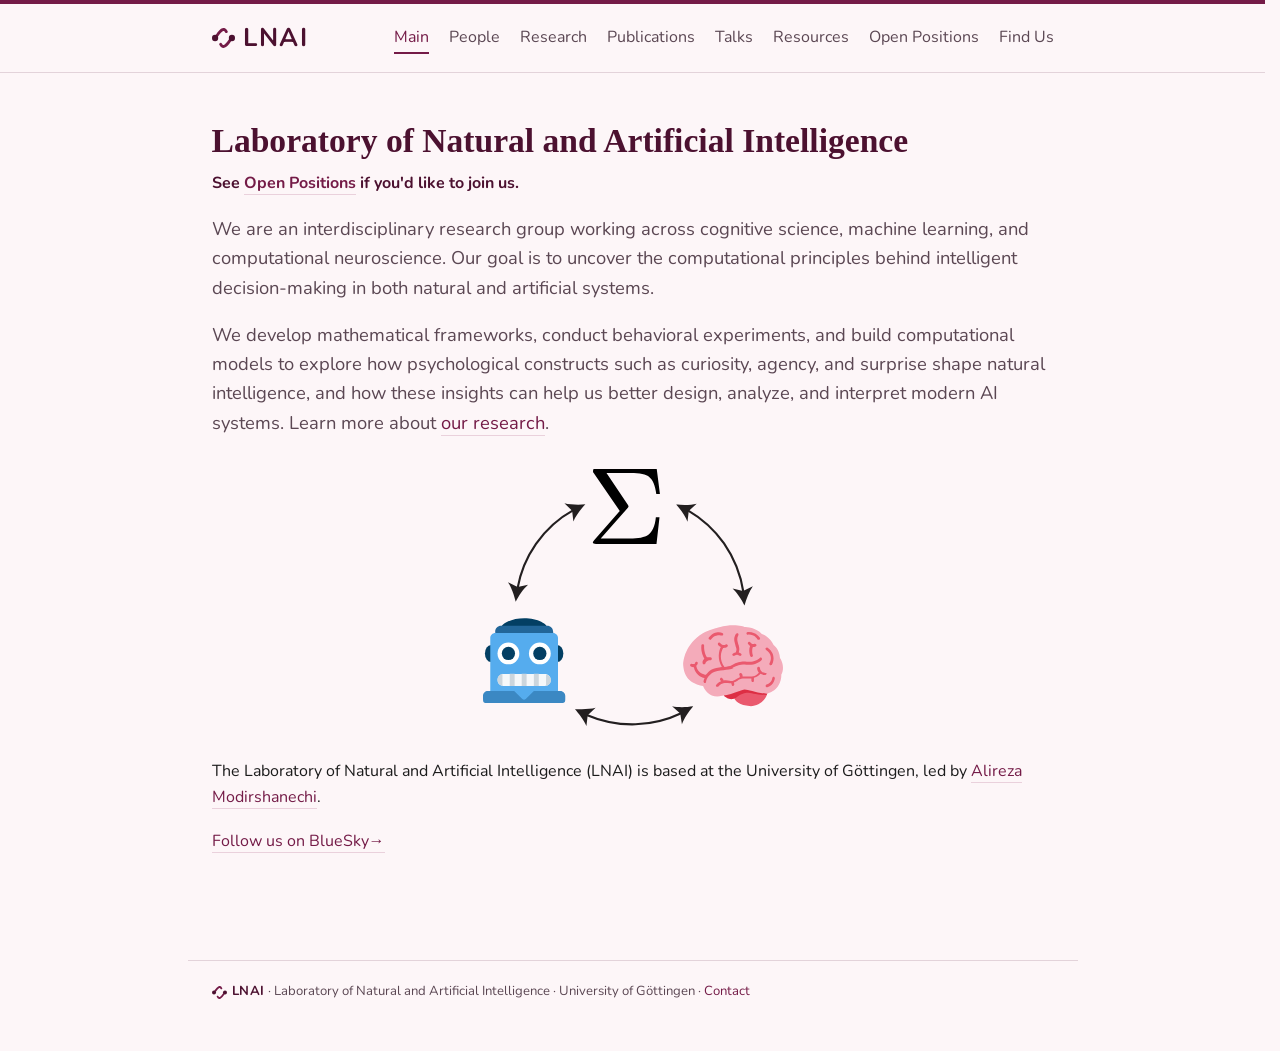
<file: index.html>
<!DOCTYPE html>
<html lang="en">
<head>
  <meta charset="utf-8">
  <meta name="viewport" content="width=device-width, initial-scale=1">
  <title>LNAI — Laboratory of Natural and Artificial Intelligence</title>
  <meta name="description" content="The Laboratory of Natural and Artificial Intelligence (LNAI) is an incoming research group at the Department of Computer Science, University of Göttingen, led by Prof. Alireza Modirshanechi, opening this fall.">
  <link rel="icon" href="img/favicon.svg" type="image/svg+xml">
  <link rel="preconnect" href="https://fonts.googleapis.com">
  <link rel="preconnect" href="https://fonts.gstatic.com" crossorigin>
  <link href="https://fonts.googleapis.com/css2?family=Nunito:ital,wght@0,400;0,600;0,700;0,800;1,400;1,700&display=swap" rel="stylesheet">
  <link rel="stylesheet" href="styles.css">
</head>
<body>
  <a class="skip-link" href="#content">Skip to content</a>

  <header class="site-header">
    <div class="site-header__inner">
      <a class="brand" href="index.html" aria-label="Laboratory of Natural and Artificial Intelligence — home">
        <img class="brand-icon" src="img/lnai-mark.svg" alt=""><span class="brand-word">LNAI</span>
      </a>
      <nav class="nav" aria-label="Primary">
        <a href="index.html" aria-current="page">Main</a>
        <a href="people.html">People</a>
        <a href="research.html">Research</a>
        <a href="publications.html">Publications</a>
        <a href="talks.html">Talks</a>
        <a href="resources.html">Resources</a>
        <a href="open-positions.html">Open Positions</a>
        <a href="find-us.html">Find Us</a>
      </nav>
    </div>
  </header>

  <main id="content" tabindex="-1">
    <article class="card">
      <h1>Laboratory of Natural and Artificial Intelligence</h1>

      <p>
        <strong>See <a href="open-positions.html">Open Positions</a> if you'd like to join us.</strong>
      </p>

      <p class="lead">
        We are an interdisciplinary research group working across cognitive science, machine learning, and computational neuroscience.
        Our goal is to uncover the computational principles behind intelligent decision-making in both natural and artificial systems.
      </p>
      <p class="lead">
        We develop mathematical frameworks, conduct behavioral experiments, and build computational models to explore how psychological constructs such as curiosity, agency, and surprise shape natural intelligence, and how these insights can help us better design, analyze, and interpret modern AI systems.

        Learn more about <a href="research.html">our research</a>.
      </p>

      <figure class="home-figure">
        <img src="img/lnai-mark-hero.svg" alt="A mathematical symbol, a robot, and a brain, connected together — representing the three axes of our research.">
      </figure>

      <p>
        The Laboratory of Natural and Artificial Intelligence (LNAI) is based at the University of Göttingen, led by <a href="alireza.html">Alireza Modirshanechi</a>.
      </p>

      <p><a href="https://bsky.app/profile/modirshanechi.bsky.social">Follow us on BlueSky→</a></p>
    </article>
  </main>

  <footer class="site-footer">
    <span class="lab-mark"><img class="lab-mark-icon" src="img/lnai-mark.svg" alt="">LNAI</span> · Laboratory of Natural and Artificial Intelligence · University of Göttingen ·
    <a href="mailto:alireza.modirshanechi@uni-goettingen.de" data-contact-email>Contact</a>
  </footer>
  <script src="site-config.js" defer></script>
</body>
</html>
</file>
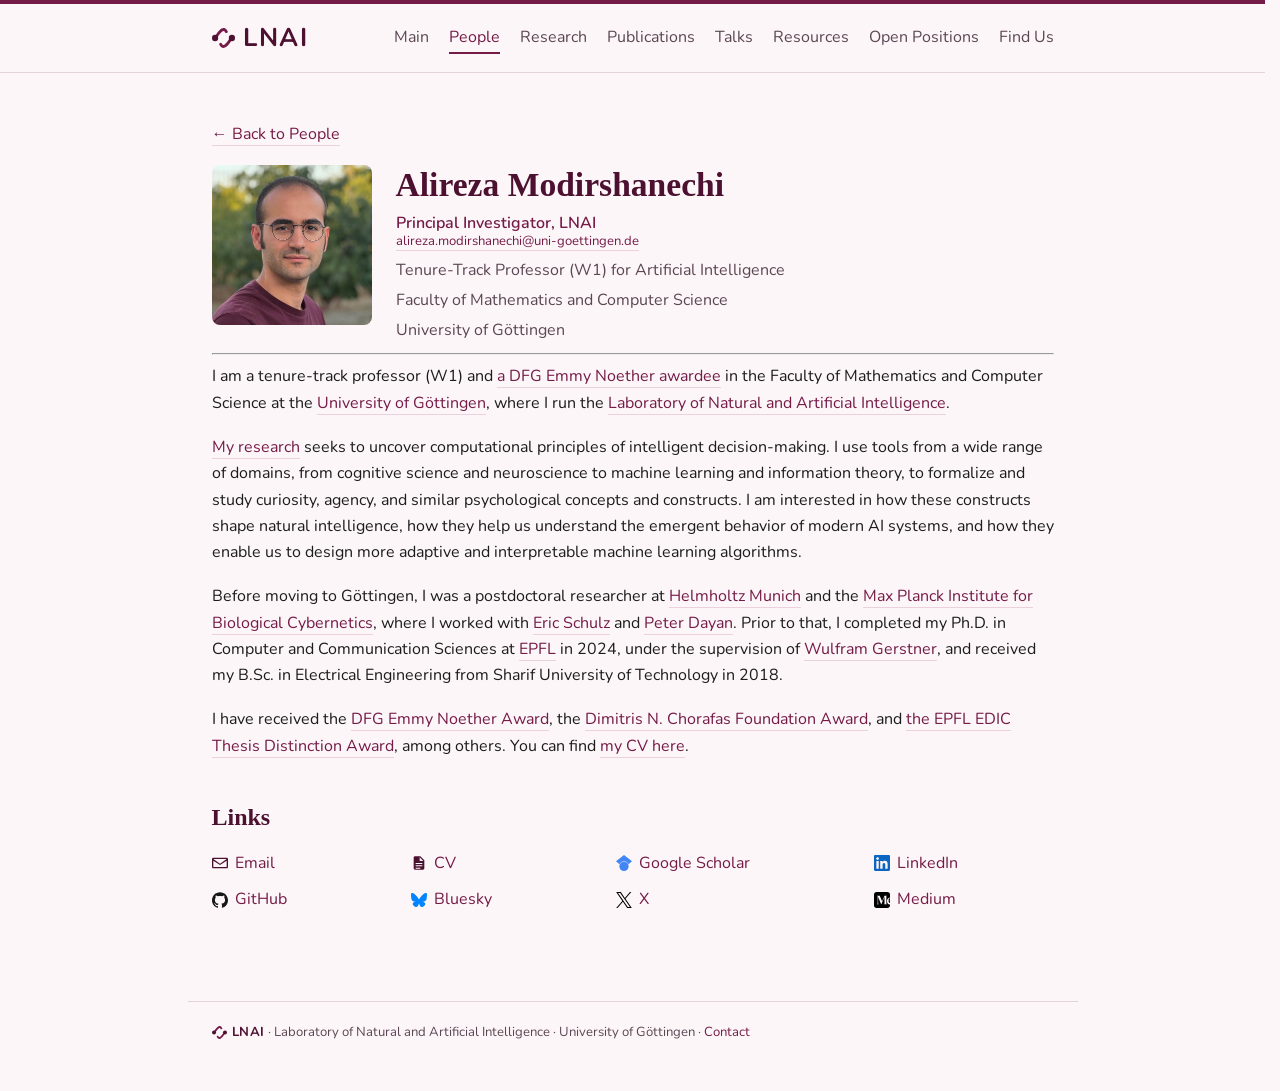
<file: alireza.html>
<!DOCTYPE html>
<html lang="en">
<head>
  <meta charset="utf-8">
  <meta name="viewport" content="width=device-width, initial-scale=1">
  <title>Alireza Modirshanechi — LNAI</title>
  <meta name="description" content="About Alireza Modirshanechi, Principal Investigator of LNAI.">
  <link rel="icon" href="img/favicon.svg" type="image/svg+xml">
  <link rel="preconnect" href="https://fonts.googleapis.com">
  <link rel="preconnect" href="https://fonts.gstatic.com" crossorigin>
  <link href="https://fonts.googleapis.com/css2?family=Nunito:ital,wght@0,400;0,600;0,700;0,800;1,400;1,700&display=swap" rel="stylesheet">
  <link rel="stylesheet" href="styles.css">
</head>
<body>
  <a class="skip-link" href="#content">Skip to content</a>

  <header class="site-header">
    <div class="site-header__inner">
      <a class="brand" href="index.html" aria-label="Laboratory of Natural and Artificial Intelligence — home">
        <img class="brand-icon" src="img/lnai-mark.svg" alt=""><span class="brand-word">LNAI</span>
      </a>
      <nav class="nav" aria-label="Primary">
        <a href="index.html">Main</a>
        <a href="people.html" aria-current="page">People</a>
        <a href="research.html">Research</a>
        <a href="publications.html">Publications</a>
        <a href="talks.html">Talks</a>
        <a href="resources.html">Resources</a>
        <a href="open-positions.html">Open Positions</a>
        <a href="find-us.html">Find Us</a>
      </nav>
    </div>
  </header>

  <main id="content" tabindex="-1">
    <article class="card">
      <p><a href="people.html">← Back to People</a></p>

      <div class="pi-header">
        <img src="img/people/alireza.jpg" alt="Alireza Modirshanechi">
        <div class="pi-header-text">
          <h1>Alireza Modirshanechi</h1>
          <p class="role">Principal Investigator, LNAI</p>
          <p class="pi-email"><a href="mailto:alireza.modirshanechi@uni-goettingen.de" data-contact-email data-contact-email-text>alireza.modirshanechi@uni-goettingen.de</a></p>
          <p>Tenure-Track Professor (W1) for Artificial Intelligence</p>
          <p>Faculty of Mathematics and Computer Science</p>
          <p style="margin-bottom:0;">University of Göttingen</p>
        </div>
      </div>
      <hr class="rule">

      <p>
        I am a tenure-track professor (W1) and <a href="https://www.dfg.de/en/research-funding/funding-initiative/ai-initiative/enp-projects">a DFG Emmy Noether awardee</a> in the Faculty of Mathematics and Computer Science at the <a href="https://www.uni-goettingen.de/en/1.html">University of Göttingen</a>, where I run the <a href="index.html">Laboratory of Natural and Artificial Intelligence</a>.
      </p>

      <p>
        <a href="research.html">My research</a> seeks to uncover computational principles of intelligent decision-making.
        I use tools from a wide range of domains, from cognitive science and neuroscience to machine learning and information theory, to formalize and study curiosity, agency, and similar psychological concepts and constructs.
        I am interested in how these constructs shape natural intelligence, how they help us understand the emergent behavior of modern AI systems, and how they enable us to design more adaptive and interpretable machine learning algorithms.
      </p>

      <p>
        Before moving to Göttingen, I was a postdoctoral researcher at <a href="https://www.helmholtz-munich.de/en/">Helmholtz Munich</a> and the <a href="https://www.kyb.tuebingen.mpg.de/de">Max Planck Institute for Biological Cybernetics</a>, where I worked with <a href="https://hcai-munich.com/eric.html">Eric Schulz</a> and <a href="https://www.mpg.de/12309370/biological-cybernetics-dayan">Peter Dayan</a>.
        Prior to that, I completed my Ph.D. in Computer and Communication Sciences at <a href="https://www.epfl.ch/en/">EPFL</a> in 2024, under the supervision of <a href="https://lcnwww.epfl.ch/gerstner/">Wulfram Gerstner</a>, and received my B.Sc. in Electrical Engineering from Sharif University of Technology in 2018.
      </p>

      <p>
        I have received the <a href="https://www.dfg.de/en/research-funding/funding-initiative/ai-initiative/enp-projects">DFG Emmy Noether Award</a>, the <a href="https://actu.epfl.ch/news/dimitris-n-chorafas-foundation-award-2024-alireza-/">Dimitris N. Chorafas Foundation Award</a>, and <a href="https://www.epfl.ch/education/phd/phd-awards/thesis-distinction/">the EPFL EDIC Thesis Distinction Award</a>, among others.
        You can find <a href="people/alireza/cv.pdf" data-cv-link>my CV here</a>.
      </p>
      

      <h2>Links</h2>
      <div class="pi-links">
        <a class="link-row" href="mailto:alireza.modirshanechi@uni-goettingen.de" data-contact-email><img class="link-icon" src="img/icons/mail.svg" alt="">Email</a>
        <a class="link-row" href="people/alireza/cv.pdf" data-cv-link><img class="link-icon" src="img/icons/document.svg" alt="">CV</a>
        <a class="link-row" href="https://scholar.google.ch/citations?user=ysDOYB8AAAAJ&hl=en"><img class="link-icon" src="img/icons/google-scholar.svg" alt="">Google Scholar</a>
        <a class="link-row" href="https://www.linkedin.com/in/alireza-modirshanechi/"><img class="link-icon" src="img/icons/linkedin.svg" alt="">LinkedIn</a>
        <a class="link-row" href="https://github.com/modirshanechi"><img class="link-icon" src="img/icons/github.svg" alt="">GitHub</a>
        <a class="link-row" href="https://bsky.app/profile/modirshanechi.bsky.social"><img class="link-icon" src="img/icons/bluesky.svg" alt="">Bluesky</a>
        <a class="link-row" href="https://x.com/modirshanechi"><img class="link-icon" src="img/icons/x.svg" alt="">X</a>
        <a class="link-row" href="https://a-modirshanechi.medium.com/"><img class="link-icon" src="img/icons/medium.svg" alt="">Medium</a>
      </div>

    </article>
  </main>

  <footer class="site-footer">
    <span class="lab-mark"><img class="lab-mark-icon" src="img/lnai-mark.svg" alt="">LNAI</span> · Laboratory of Natural and Artificial Intelligence · University of Göttingen ·
    <a href="mailto:alireza.modirshanechi@uni-goettingen.de" data-contact-email>Contact</a>
  </footer>
  <script src="site-config.js" defer></script>
</body>
</html>
</file>
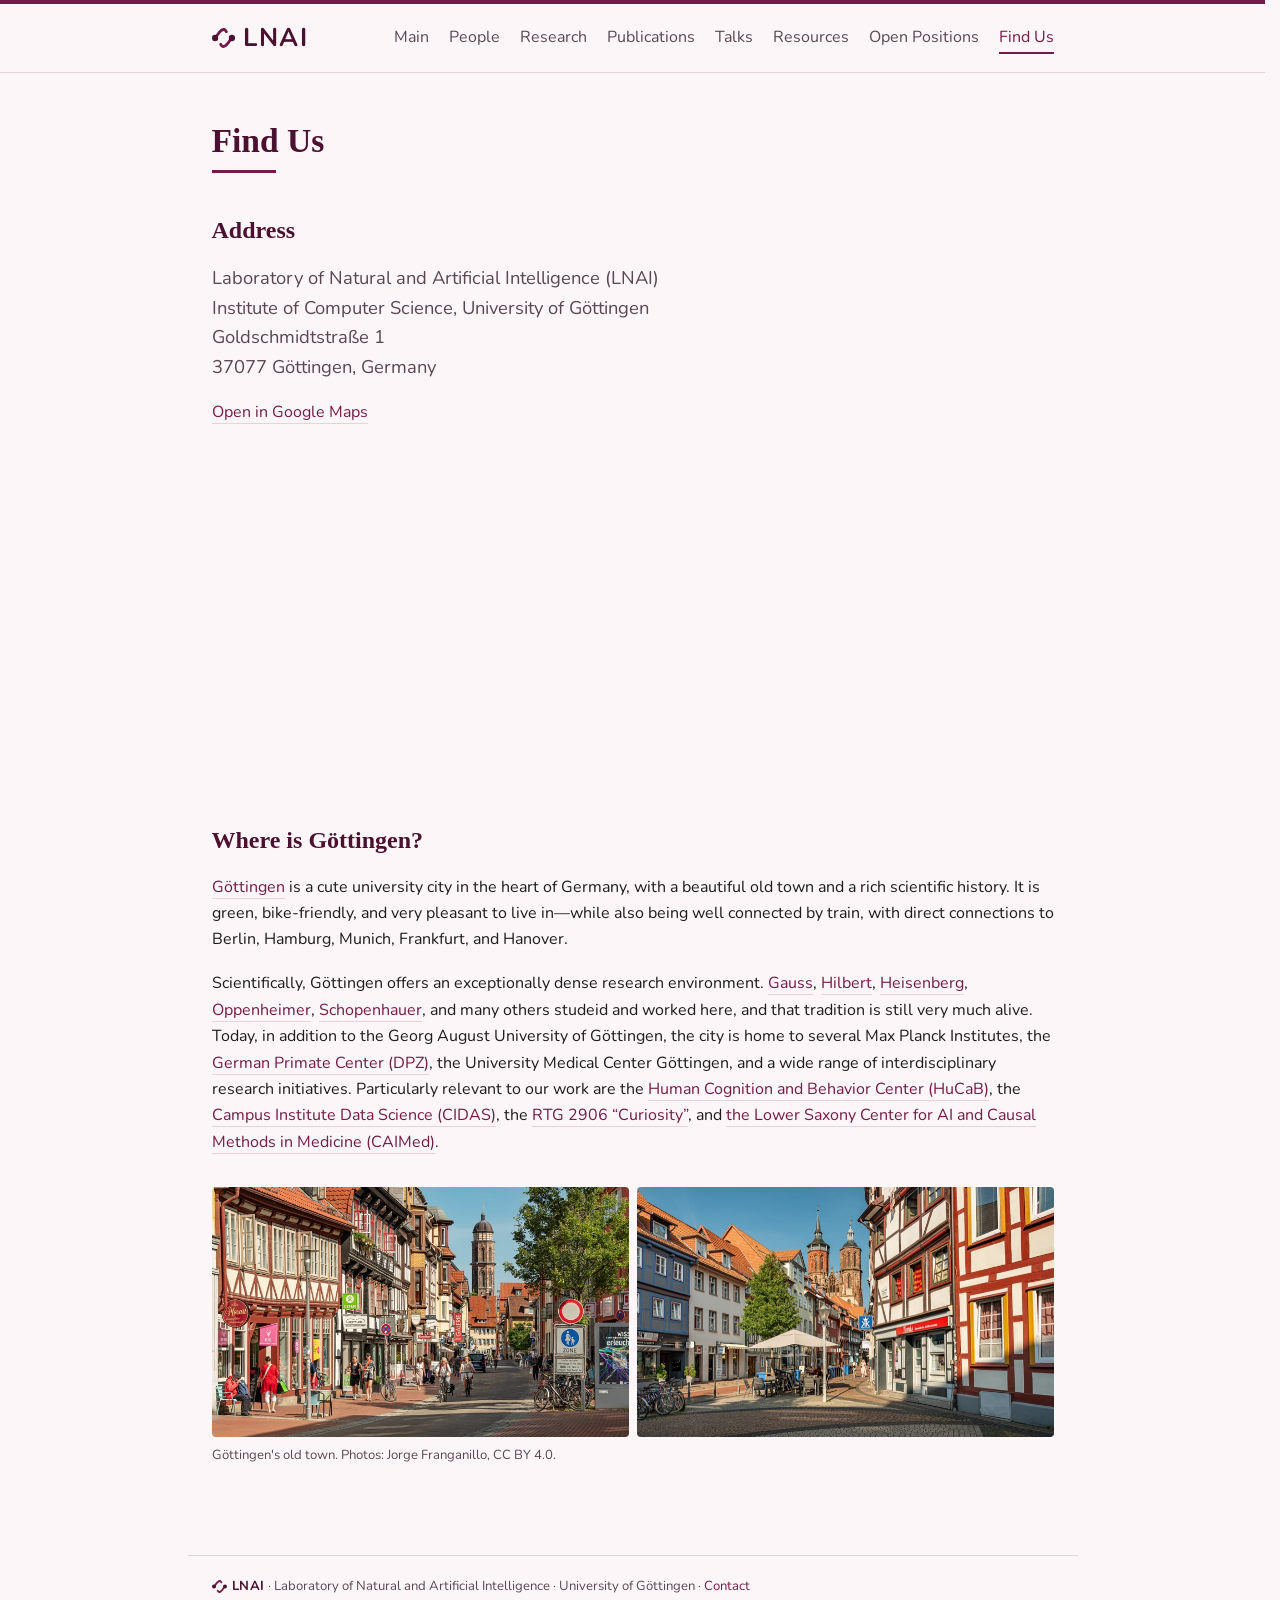
<file: find-us.html>
<!DOCTYPE html>
<html lang="en">
<head>
  <meta charset="utf-8">
  <meta name="viewport" content="width=device-width, initial-scale=1">
  <title>Find Us — LNAI</title>
  <meta name="description" content="How to find LNAI: our address at the Institute of Computer Science, University of Göttingen, and a short introduction to Göttingen.">
  <link rel="icon" href="img/favicon.svg" type="image/svg+xml">
  <link rel="preconnect" href="https://fonts.googleapis.com">
  <link rel="preconnect" href="https://fonts.gstatic.com" crossorigin>
  <link href="https://fonts.googleapis.com/css2?family=Nunito:ital,wght@0,400;0,600;0,700;0,800;1,400;1,700&display=swap" rel="stylesheet">
  <link rel="stylesheet" href="styles.css">
</head>
<body>
  <a class="skip-link" href="#content">Skip to content</a>

  <header class="site-header">
    <div class="site-header__inner">
      <a class="brand" href="index.html" aria-label="Laboratory of Natural and Artificial Intelligence — home">
        <img class="brand-icon" src="img/lnai-mark.svg" alt=""><span class="brand-word">LNAI</span>
      </a>
      <nav class="nav" aria-label="Primary">
        <a href="index.html">Main</a>
        <a href="people.html">People</a>
        <a href="research.html">Research</a>
        <a href="publications.html">Publications</a>
        <a href="talks.html">Talks</a>
        <a href="resources.html">Resources</a>
        <a href="open-positions.html">Open Positions</a>
        <a href="find-us.html" aria-current="page">Find Us</a>
      </nav>
    </div>
  </header>

  <main id="content" tabindex="-1">
    <article class="card">
      <h1>Find Us</h1>
      <hr class="rule">

      <h2>Address</h2>
      <p class="lead">
        Laboratory of Natural and Artificial Intelligence (LNAI)<br>
        Institute of Computer Science, University of Göttingen<br>
        Goldschmidtstraße 1<br>
        37077 Göttingen, Germany
      </p>
      <p>
        <a href="https://www.google.com/maps/search/?api=1&amp;query=Goldschmidtstra%C3%9Fe+1%2C+37077+G%C3%B6ttingen">Open in Google Maps</a>
      </p>
      <iframe class="map-embed" title="Map showing Goldschmidtstraße 1, 37077 Göttingen"
        src="https://www.google.com/maps?q=Goldschmidtstra%C3%9Fe+1,+37077+G%C3%B6ttingen&amp;output=embed"
        loading="lazy" referrerpolicy="no-referrer-when-downgrade"></iframe>

      <h2>Where is Göttingen?</h2>
      <p>
        <a href="https://en.wikipedia.org/wiki/G%C3%B6ttingen">Göttingen</a> is a cute university city in the heart of Germany, with a beautiful old town and a rich scientific history.
        It is green, bike-friendly, and very pleasant to live in&mdash;while also being well connected by train, with direct connections to Berlin, Hamburg, Munich, Frankfurt, and Hanover.
      </p>
      <p>
        Scientifically, Göttingen offers an exceptionally dense research environment.
        <a href="https://en.wikipedia.org/wiki/Carl_Friedrich_Gauss">Gauss</a>,
        <a href="https://en.wikipedia.org/wiki/David_Hilbert">Hilbert</a>,
        <a href="https://en.wikipedia.org/wiki/Werner_Heisenberg">Heisenberg</a>, 
        <a href="https://en.wikipedia.org/wiki/Robert_Oppenheimer">Oppenheimer</a>, 
        <a href="https://en.wikipedia.org/wiki/Arthur_Schopenhauer">Schopenhauer</a>, 
        and many others studeid and worked here, and that tradition is still very much alive.
        Today, in addition to the Georg August University of Göttingen, the city is home to several Max Planck Institutes, the <a href="https://www.dpz.eu/en">German Primate Center (DPZ)</a>, the University Medical Center Göttingen, and a wide range of interdisciplinary research initiatives.
        Particularly relevant to our work are the <a href="https://www.uni-goettingen.de/en/668935.html">Human Cognition and Behavior Center (HuCaB)</a>, the <a href="https://www.uni-goettingen.de/en/611566.html">Campus Institute Data Science (CIDAS)</a>, the <a href="https://www.uni-goettingen.de/en/681631.html">RTG 2906 &ldquo;Curiosity&rdquo;</a>, and <a href="https://caimed.de/en/">the Lower Saxony Center for AI and Causal Methods in Medicine (CAIMed)</a>.
      </p>

      <figure class="photo">
        <div class="photo-pair">
          <img src="img/goettingen-street-1.jpg" alt="A street in Göttingen's old town">
          <img src="img/goettingen-street-2.jpg" alt="Another street in Göttingen's old town">
        </div>
        <figcaption>Göttingen's old town. Photos: Jorge Franganillo, CC BY 4.0.</figcaption>
      </figure>
    </article>
  </main>

  <footer class="site-footer">
    <span class="lab-mark"><img class="lab-mark-icon" src="img/lnai-mark.svg" alt="">LNAI</span> · Laboratory of Natural and Artificial Intelligence · University of Göttingen ·
    <a href="mailto:alireza.modirshanechi@gmail.com">Contact</a>
  </footer>
  <script src="site-config.js" defer></script>
</body>
</html>
</file>
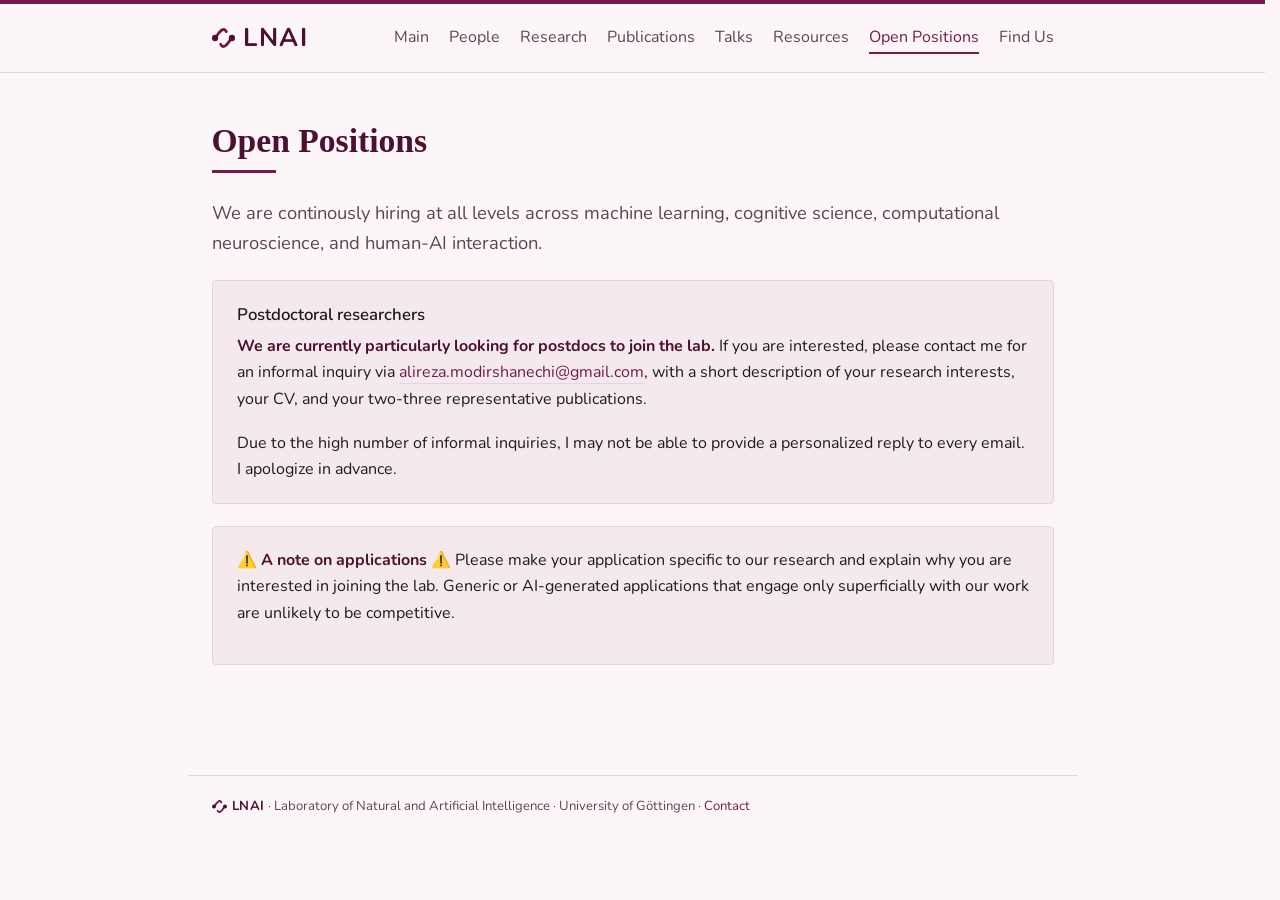
<file: open-positions.html>
<!DOCTYPE html>
<html lang="en">
<head>
  <meta charset="utf-8">
  <meta name="viewport" content="width=device-width, initial-scale=1">
  <title>Open Positions — LNAI</title>
  <meta name="description" content="Open positions at LNAI: PhD students and postdocs.">
  <link rel="icon" href="img/favicon.svg" type="image/svg+xml">
  <link rel="preconnect" href="https://fonts.googleapis.com">
  <link rel="preconnect" href="https://fonts.gstatic.com" crossorigin>
  <link href="https://fonts.googleapis.com/css2?family=Nunito:ital,wght@0,400;0,600;0,700;0,800;1,400;1,700&display=swap" rel="stylesheet">
  <link rel="stylesheet" href="styles.css">
</head>
<body>
  <a class="skip-link" href="#content">Skip to content</a>

  <header class="site-header">
    <div class="site-header__inner">
      <a class="brand" href="index.html" aria-label="Laboratory of Natural and Artificial Intelligence — home">
        <img class="brand-icon" src="img/lnai-mark.svg" alt=""><span class="brand-word">LNAI</span>
      </a>
      <nav class="nav" aria-label="Primary">
        <a href="index.html">Main</a>
        <a href="people.html">People</a>
        <a href="research.html">Research</a>
        <a href="publications.html">Publications</a>
        <a href="talks.html">Talks</a>
        <a href="resources.html">Resources</a>
        <a href="open-positions.html" aria-current="page">Open Positions</a>
        <a href="find-us.html">Find Us</a>
      </nav>
    </div>
  </header>

  <main id="content" tabindex="-1">
    <article class="card">
      <h1>Open Positions</h1>
      <hr class="rule">

      <p class="lead">
        We are continously hiring at all levels across machine learning, cognitive science, computational neuroscience, and human-AI interaction.
      </p>

      <!-- <ul class="linklist">
        <li>
          <strong>Postdoctoral Researchers</strong> <span class="meta">— full-time, fully funded</span><br>
          <a class="button button--ad" style="margin-top:8px;" href="jobads/postdoc-position.pdf" target="_blank" rel="noopener">
            View job ad (PDF)
            <svg viewBox="0 0 24 24" fill="none" stroke="currentColor" stroke-width="2.4" stroke-linecap="round" stroke-linejoin="round" aria-hidden="true"><path d="M5 12h14M13 6l6 6-6 6"/></svg>
          </a>
        </li>
        <li>
          <strong>PhD Students</strong> <span class="meta">— full-time (100% contract), fully funded</span><br>
          <a class="button button--ad" style="margin-top:8px;" href="jobads/phd-position.pdf" target="_blank" rel="noopener">
            View job ad (PDF)
            <svg viewBox="0 0 24 24" fill="none" stroke="currentColor" stroke-width="2.4" stroke-linecap="round" stroke-linejoin="round" aria-hidden="true"><path d="M5 12h14M13 6l6 6-6 6"/></svg>
          </a>
        </li>
      </ul> -->

      <div class="callout">
        <h3 style="margin-top:0;">Postdoctoral researchers</h3>
        <p>
          <strong>We are currently particularly looking for postdocs to join the lab.</strong>
          If you are interested, please contact me for an informal inquiry via
          <a href="mailto:alireza.modirshanechi@gmail.com">alireza.modirshanechi@gmail.com</a>,
          with a short description of your research interests, your CV, and your two-three representative publications.
        </p>
        <p style="margin-bottom:0;">
          Due to the high number of informal inquiries, I may not be able to provide a personalized reply to every email. I apologize in advance.
        </p>
      </div>

      <div class="callout">
        <p>
          ⚠️ <strong>A note on applications</strong> ⚠️ 
          Please make your application specific to our research and explain why you are interested in joining the lab.
          Generic or AI-generated applications that engage only superficially with our work are unlikely to be competitive.
        </p>
      </div>
    </article>
  </main>

  <footer class="site-footer">
    <span class="lab-mark"><img class="lab-mark-icon" src="img/lnai-mark.svg" alt="">LNAI</span> · Laboratory of Natural and Artificial Intelligence · University of Göttingen ·
    <a href="mailto:alireza.modirshanechi@gmail.com">Contact</a>
  </footer>
  <script src="site-config.js" defer></script>
</body>
</html>
</file>
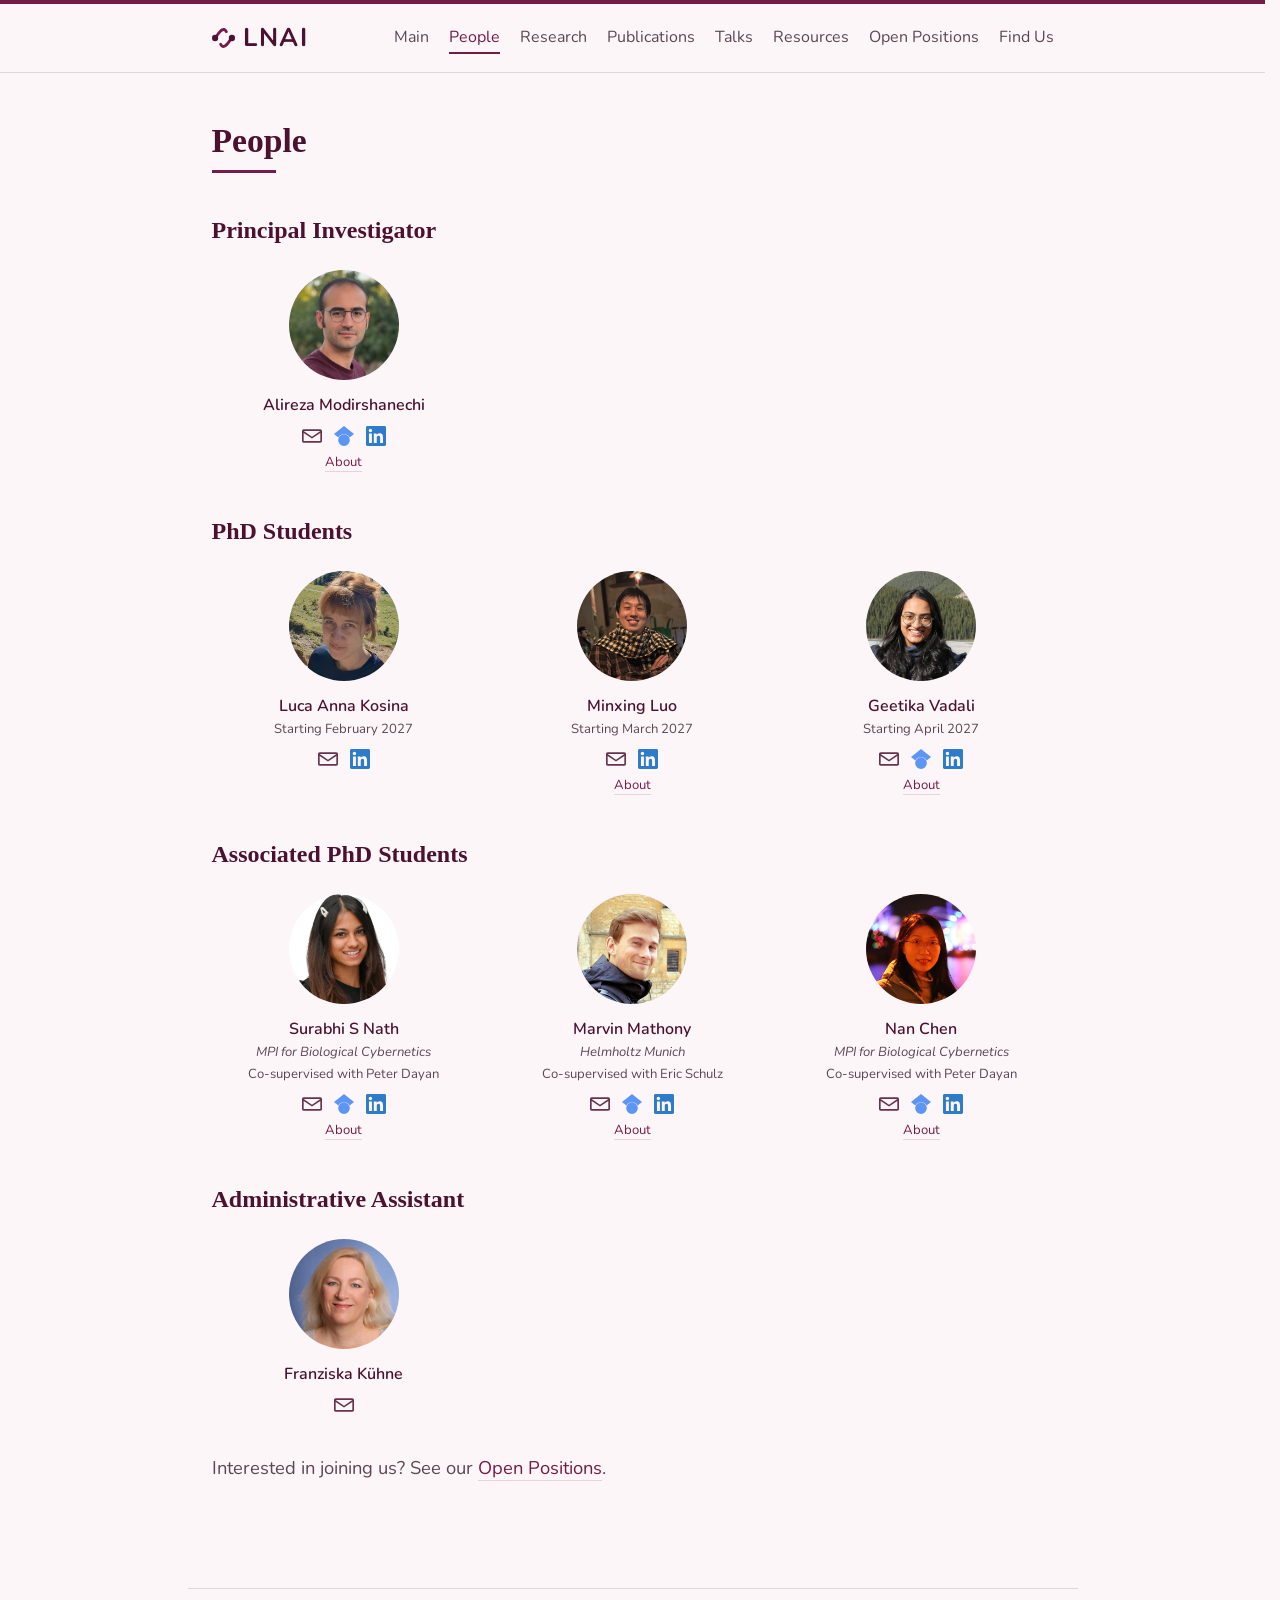
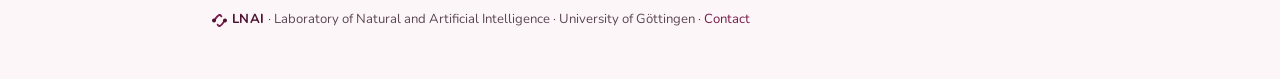
<file: people.html>
<!DOCTYPE html>
<html lang="en">
<head>
  <meta charset="utf-8">
  <meta name="viewport" content="width=device-width, initial-scale=1">
  <title>People — LNAI</title>
  <meta name="description" content="People of LNAI.">
  <link rel="icon" href="img/favicon.svg" type="image/svg+xml">
  <link rel="preconnect" href="https://fonts.googleapis.com">
  <link rel="preconnect" href="https://fonts.gstatic.com" crossorigin>
  <link href="https://fonts.googleapis.com/css2?family=Nunito:ital,wght@0,400;0,600;0,700;0,800;1,400;1,700&display=swap" rel="stylesheet">
  <link rel="stylesheet" href="styles.css">
</head>
<body>
  <a class="skip-link" href="#content">Skip to content</a>

  <header class="site-header">
    <div class="site-header__inner">
      <a class="brand" href="index.html" aria-label="Laboratory of Natural and Artificial Intelligence — home">
        <img class="brand-icon" src="img/lnai-mark.svg" alt=""><span class="brand-word">LNAI</span>
      </a>
      <nav class="nav" aria-label="Primary">
        <a href="index.html">Main</a>
        <a href="people.html" aria-current="page">People</a>
        <a href="research.html">Research</a>
        <a href="publications.html">Publications</a>
        <a href="talks.html">Talks</a>
        <a href="resources.html">Resources</a>
        <a href="open-positions.html">Open Positions</a>
        <a href="find-us.html">Find Us</a>
      </nav>
    </div>
  </header>

  <main id="content" tabindex="-1">
    <article class="card">
      <h1>People</h1>
      <hr class="rule">

      <!-- 1. PI -->
      <h2>Principal Investigator</h2>
      <div class="people-grid">
        <div class="person">
          <img class="avatar" src="img/people/alireza.jpg" alt="Alireza Modirshanechi">
          <div class="name">Alireza Modirshanechi</div>
          <div class="icon-links">
            <a href="mailto:alireza.modirshanechi@uni-goettingen.de" data-contact-email aria-label="Email" title="Email"><img src="img/icons/mail.svg" alt=""></a>
            <a href="https://scholar.google.ch/citations?user=ysDOYB8AAAAJ&hl=en" aria-label="Google Scholar" title="Google Scholar"><img src="img/icons/google-scholar.svg" alt=""></a>
            <a href="https://www.linkedin.com/in/alireza-modirshanechi/" aria-label="LinkedIn" title="LinkedIn"><img src="img/icons/linkedin.svg" alt=""></a>
          </div>
          <div class="about"><a href="alireza.html">About</a></div>
        </div>
      </div>

      <!-- 2. PhD Students -->
      <h2 class="people-section">PhD Students</h2>
      <div class="people-grid">

        <div class="person">
          <img class="avatar" src="img/people/luca.jpg" alt="Luca Anna Kosina">
          <div class="name">Luca Anna Kosina</div>
          <div class="role">Starting February 2027</div>
          <div class="icon-links">
            <a href="mailto:luca.kosina@gmail.com" aria-label="Email" title="Email"><img src="img/icons/mail.svg" alt=""></a>
            <a href="https://www.linkedin.com/in/luca-anna-kosina-737676237/" aria-label="LinkedIn" title="LinkedIn"><img src="img/icons/linkedin.svg" alt=""></a>
          </div>
        </div>

        <div class="person">
          <img class="avatar" src="img/people/minxing.jpg" alt="Minxing Luo">
          <div class="name">Minxing Luo</div>
          <div class="role">Starting March 2027</div>
          <div class="icon-links">
            <a href="mailto:mxluocv@gmail.com" aria-label="Email" title="Email"><img src="img/icons/mail.svg" alt=""></a>
            <a href="https://www.linkedin.com/in/minxing-luo-5a7792330/" aria-label="LinkedIn" title="LinkedIn"><img src="img/icons/linkedin.svg" alt=""></a>
          </div>
          <div class="about"><a href="https://tony-lowe.github.io/">About</a></div>
        </div>

        <div class="person">
          <img class="avatar" src="img/people/geetika.jpg" alt="Geetika Vadali">
          <div class="name">Geetika Vadali</div>
          <div class="role">Starting April 2027</div>
          <div class="icon-links">
            <a href="mailto:geetika.vadali4@gmail.com" aria-label="Email" title="Email"><img src="img/icons/mail.svg" alt=""></a>
            <a href="https://scholar.google.com/citations?user=yc2oUcUAAAAJ" aria-label="Google Scholar" title="Google Scholar"><img src="img/icons/google-scholar.svg" alt=""></a>
            <a href="https://www.linkedin.com/in/geetika-vadali/" aria-label="LinkedIn" title="LinkedIn"><img src="img/icons/linkedin.svg" alt=""></a>
          </div>
          <div class="about"><a href="https://geetikavadali.github.io/">About</a></div>
        </div>

      </div>

      <!-- 3. Associated PhD Students -->
      <h2 class="people-section">Associated PhD Students</h2>
      <div class="people-grid">

        <div class="person">
          <img class="avatar" src="img/people/surabhi.jpg" alt="Surabhi S Nath">
          <div class="name">Surabhi S Nath</div>
          <div class="affil">MPI for Biological Cybernetics</div>
          <div class="role">Co-supervised with Peter Dayan</div>
          <div class="icon-links">
            <a href="mailto:surabhi.s.nath@maxplanckschools.de" aria-label="Email" title="Email"><img src="img/icons/mail.svg" alt=""></a>
            <a href="https://scholar.google.com/citations?user=NFwaRUcAAAAJ&hl=en" aria-label="Google Scholar" title="Google Scholar"><img src="img/icons/google-scholar.svg" alt=""></a>
            <a href="https://www.linkedin.com/in/surabhisnath/" aria-label="LinkedIn" title="LinkedIn"><img src="img/icons/linkedin.svg" alt=""></a>
          </div>
          <div class="about"><a href="https://surabhisnath.github.io/">About</a></div>
        </div>

        <div class="person">
          <img class="avatar" src="img/people/marvin.jpg" alt="Marvin Mathony">
          <div class="name">Marvin Mathony</div>
          <div class="affil">Helmholtz Munich</div>
          <div class="role">Co-supervised with Eric Schulz</div>
          <div class="icon-links">
            <a href="mailto:marvin.mathony@helmholtz-munich.de" aria-label="Email" title="Email"><img src="img/icons/mail.svg" alt=""></a>
            <a href="https://scholar.google.com/citations?user=rfoiB5UAAAAJ&hl=en" aria-label="Google Scholar" title="Google Scholar"><img src="img/icons/google-scholar.svg" alt=""></a>
            <a href="https://www.linkedin.com/in/marvin-mathony-50b886200/" aria-label="LinkedIn" title="LinkedIn"><img src="img/icons/linkedin.svg" alt=""></a>
          </div>
          <div class="about"><a href="https://hcai-munich.com/marvin.html">About</a></div>
        </div>

        <div class="person">
          <img class="avatar" src="img/people/nan.jpg" alt="Nan Chen">
          <div class="name">Nan Chen</div>
          <div class="affil">MPI for Biological Cybernetics</div>
          <div class="role">Co-supervised with Peter Dayan</div>
          <div class="icon-links">
            <a href="mailto:nan.chen@tuebingen.mpg.de" aria-label="Email" title="Email"><img src="img/icons/mail.svg" alt=""></a>
            <a href="https://scholar.google.com/citations?hl=en&user=0e8uBXsAAAAJ" aria-label="Google Scholar" title="Google Scholar"><img src="img/icons/google-scholar.svg" alt=""></a>
            <a href="https://www.linkedin.com/in/nan-chen5353/" aria-label="LinkedIn" title="LinkedIn"><img src="img/icons/linkedin.svg" alt=""></a>
          </div>
          <div class="about"><a href="https://cognition.maxplanckschools.org/167105/Nan-Chen">About</a></div>
        </div>

      </div>

      <!-- 4. Admin Assistant -->
      <h2 class="people-section">Administrative Assistant</h2>
      <div class="people-grid">
        <div class="person">
          <img class="avatar" src="img/people/franziska.jpg" alt="Franziska Kühne">
          <div class="name">Franziska Kühne</div>
          <div class="icon-links">
            <a href="mailto:franziska.kuehne@uni-goettingen.de" aria-label="Email" title="Email"><img src="img/icons/mail.svg" alt=""></a>
          </div>
        </div>
      </div>

      <p class="lead people-section">
        Interested in joining us? See our <a href="open-positions.html">Open Positions</a>.
      </p>

    </article>
  </main>

  <footer class="site-footer">
    <span class="lab-mark"><img class="lab-mark-icon" src="img/lnai-mark.svg" alt="">LNAI</span> · Laboratory of Natural and Artificial Intelligence · University of Göttingen ·
    <a href="mailto:alireza.modirshanechi@uni-goettingen.de" data-contact-email>Contact</a>
  </footer>
  <script src="site-config.js" defer></script>
</body>
</html>
</file>
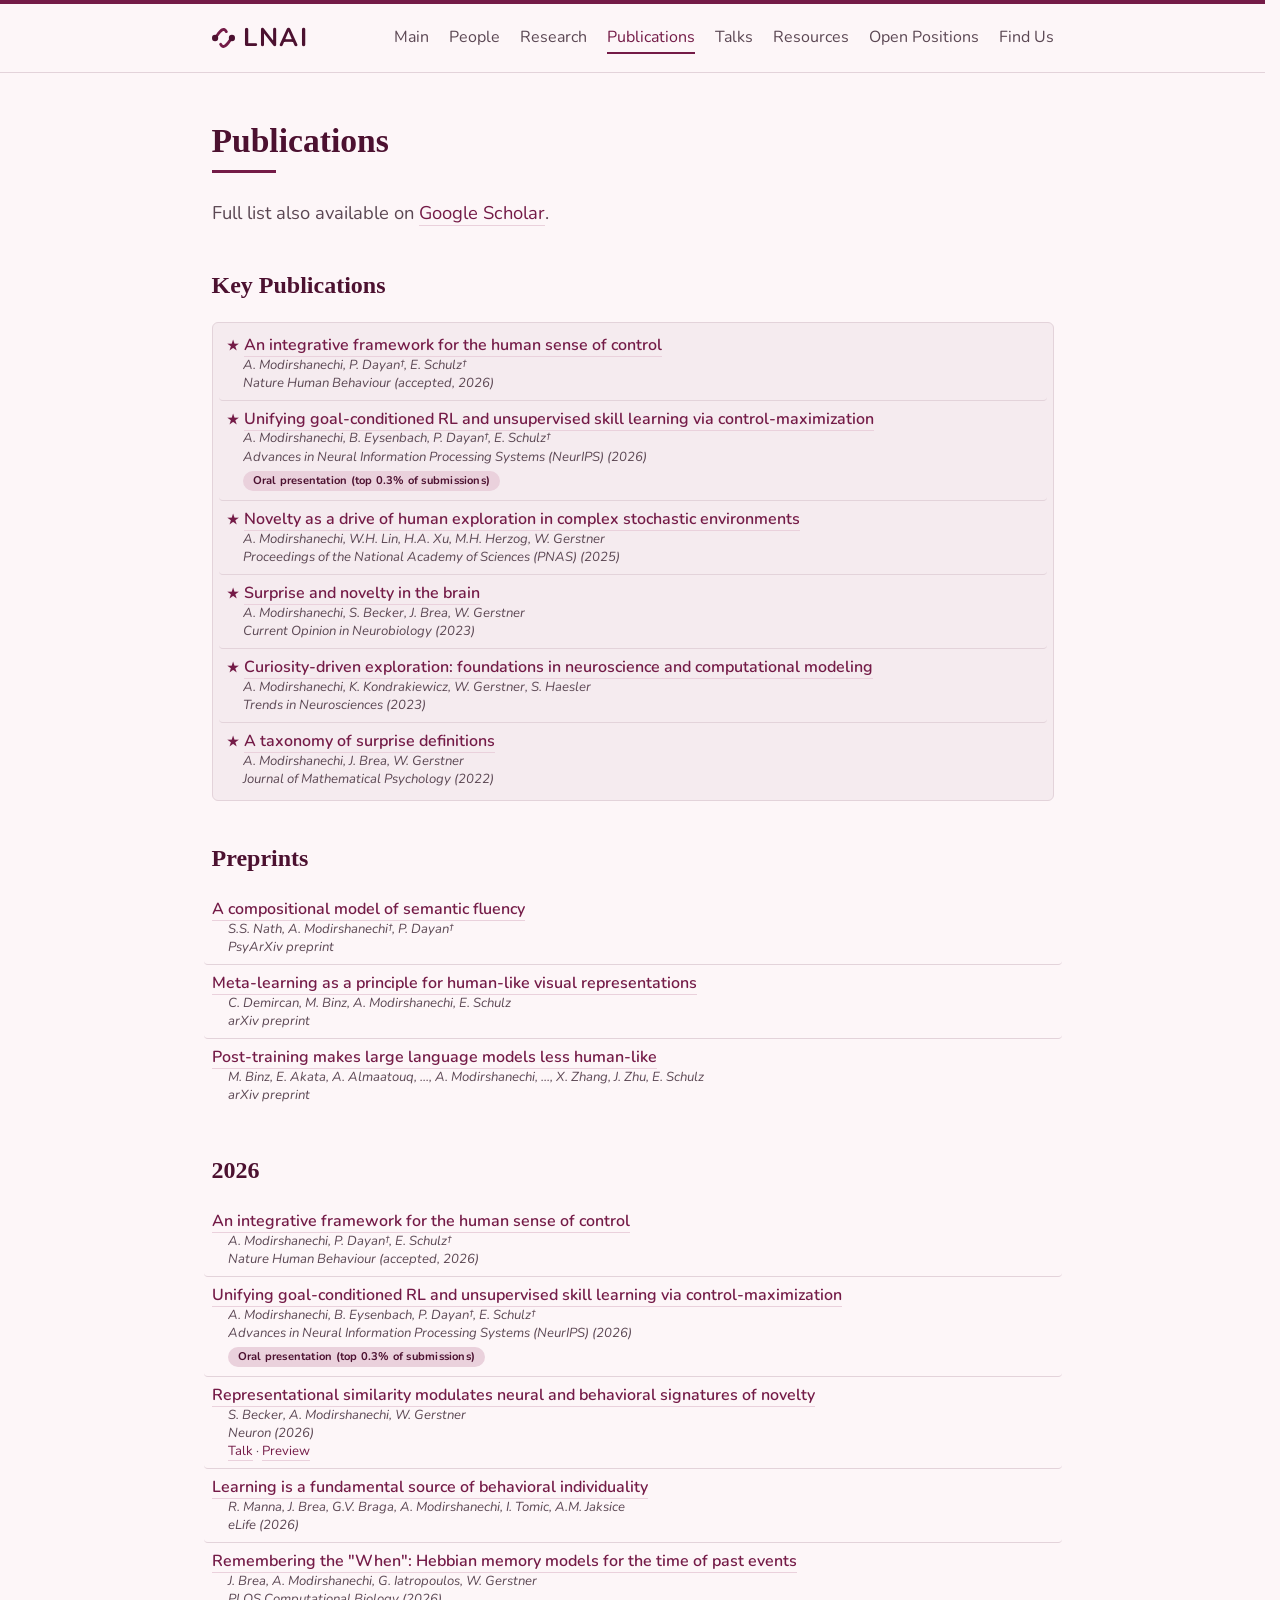
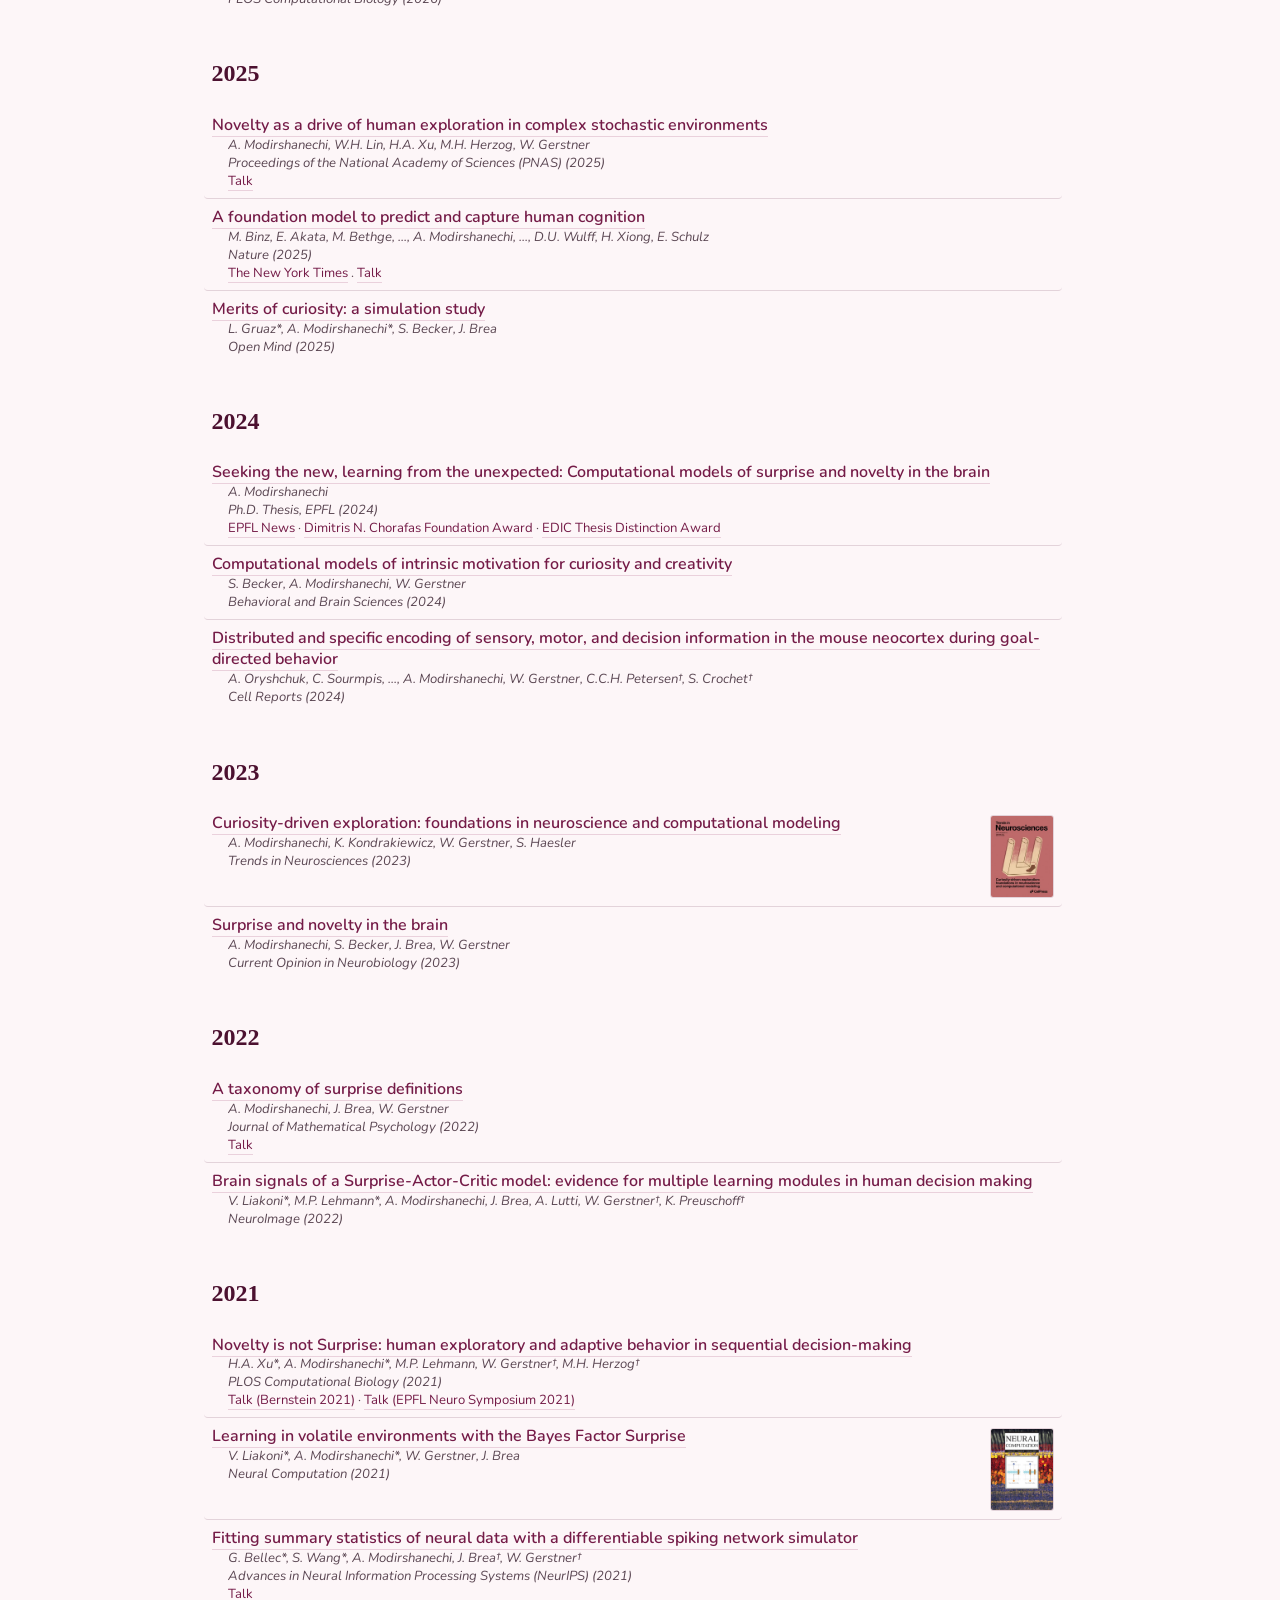
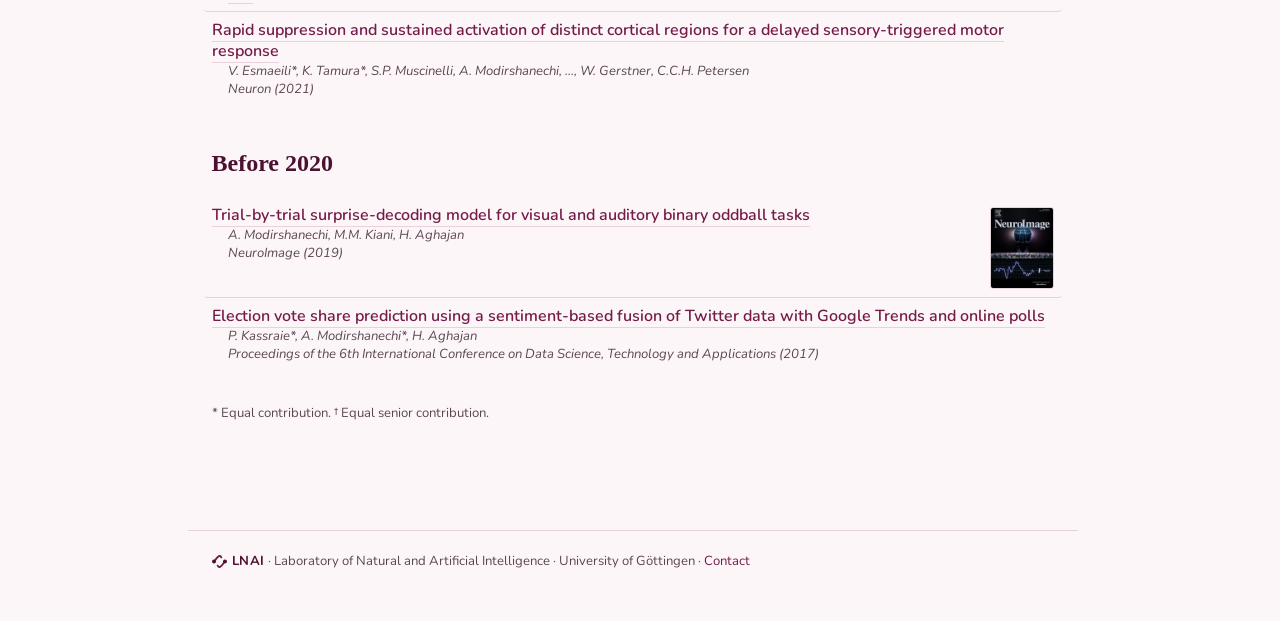
<file: publications.html>
<!DOCTYPE html>
<html lang="en">
<head>
  <meta charset="utf-8">
  <meta name="viewport" content="width=device-width, initial-scale=1">
  <title>Publications — LNAI</title>
  <meta name="description" content="Publications from LNAI and Alireza Modirshanechi.">
  <link rel="icon" href="img/favicon.svg" type="image/svg+xml">
  <link rel="preconnect" href="https://fonts.googleapis.com">
  <link rel="preconnect" href="https://fonts.gstatic.com" crossorigin>
  <link href="https://fonts.googleapis.com/css2?family=Nunito:ital,wght@0,400;0,600;0,700;0,800;1,400;1,700&display=swap" rel="stylesheet">
  <link rel="stylesheet" href="styles.css">
</head>
<body>
  <a class="skip-link" href="#content">Skip to content</a>

  <header class="site-header">
    <div class="site-header__inner">
      <a class="brand" href="index.html" aria-label="Laboratory of Natural and Artificial Intelligence — home">
        <img class="brand-icon" src="img/lnai-mark.svg" alt=""><span class="brand-word">LNAI</span>
      </a>
      <nav class="nav" aria-label="Primary">
        <a href="index.html">Main</a>
        <a href="people.html">People</a>
        <a href="research.html">Research</a>
        <a href="publications.html" aria-current="page">Publications</a>
        <a href="talks.html">Talks</a>
        <a href="resources.html">Resources</a>
        <a href="open-positions.html">Open Positions</a>
        <a href="find-us.html">Find Us</a>
      </nav>
    </div>
  </header>

  <main id="content" tabindex="-1">
    <article class="card">
      <h1>Publications</h1>
      <hr class="rule">

      <p class="lead">
        Full list also available on
        <a href="https://scholar.google.ch/citations?user=ysDOYB8AAAAJ&hl=en">Google Scholar</a>.
      </p>

      <h2>Key Publications</h2>
      <ul class="pub-list pub-list--key">
        <li>
          <span class="pub-title"><a href="https://osf.io/preprints/psyarxiv/cnkyz_v4">An integrative framework for the human sense of control</a></span>
          <span class="pub-authors">A. Modirshanechi, P. Dayan†, E. Schulz†</span>
          <span class="pub-venue">Nature Human Behaviour (accepted, 2026)</span>
        </li>
        <li>
          <span class="pub-title"><a href="https://arxiv.org/abs/2605.06145">Unifying goal-conditioned RL and unsupervised skill learning via control-maximization</a></span>
          <span class="pub-authors">A. Modirshanechi, B. Eysenbach, P. Dayan†, E. Schulz†</span>
          <span class="pub-venue">Advances in Neural Information Processing Systems (NeurIPS) (2026)</span>
          <span class="pub-badge">Oral presentation (top 0.3% of submissions)</span>
        </li>
        <li>
          <span class="pub-title"><a href="https://doi.org/10.1073/pnas.2502193122">Novelty as a drive of human exploration in complex stochastic environments</a></span>
          <span class="pub-authors">A. Modirshanechi, W.H. Lin, H.A. Xu, M.H. Herzog, W. Gerstner</span>
          <span class="pub-venue">Proceedings of the National Academy of Sciences (PNAS) (2025)</span>
        </li>
        <li>
          <span class="pub-title"><a href="https://doi.org/10.1016/j.conb.2023.102758">Surprise and novelty in the brain</a></span>
          <span class="pub-authors">A. Modirshanechi, S. Becker, J. Brea, W. Gerstner</span>
          <span class="pub-venue">Current Opinion in Neurobiology (2023)</span>
        </li>
        <li>
          <span class="pub-title"><a href="https://doi.org/10.1016/j.tins.2023.10.002">Curiosity-driven exploration: foundations in neuroscience and computational modeling</a></span>
          <span class="pub-authors">A. Modirshanechi, K. Kondrakiewicz, W. Gerstner, S. Haesler</span>
          <span class="pub-venue">Trends in Neurosciences (2023)</span>
        </li>
        <li>
          <span class="pub-title"><a href="https://doi.org/10.1016/j.jmp.2022.102712">A taxonomy of surprise definitions</a></span>
          <span class="pub-authors">A. Modirshanechi, J. Brea, W. Gerstner</span>
          <span class="pub-venue">Journal of Mathematical Psychology (2022)</span>
        </li>
      </ul>

      <h2>Preprints</h2>
      <ul class="pub-list">
        <li>
          <span class="pub-title"><a href="https://osf.io/preprints/psyarxiv/adwzp_v1">A compositional model of semantic fluency</a></span>
          <span class="pub-authors">S.S. Nath, A. Modirshanechi†, P. Dayan†</span>
          <span class="pub-venue">PsyArXiv preprint</span>
        </li>
        <li>
          <span class="pub-title"><a href="https://arxiv.org/abs/2606.28399">Meta-learning as a principle for human-like visual representations</a></span>
          <span class="pub-authors">C. Demircan, M. Binz, A. Modirshanechi, E. Schulz</span>
          <span class="pub-venue">arXiv preprint</span>
        </li>
        <li>
          <span class="pub-title"><a href="https://arxiv.org/abs/2605.07632">Post-training makes large language models less human-like</a></span>
          <span class="pub-authors">M. Binz, E. Akata, A. Almaatouq, …, A. Modirshanechi, …, X. Zhang, J. Zhu, E. Schulz</span>
          <span class="pub-venue">arXiv preprint</span>
        </li>
      </ul>

      <h2>2026</h2>
      <ul class="pub-list">
        <li>
          <span class="pub-title"><a href="https://osf.io/preprints/psyarxiv/cnkyz_v4">An integrative framework for the human sense of control</a></span>
          <span class="pub-authors">A. Modirshanechi, P. Dayan†, E. Schulz†</span>
          <span class="pub-venue">Nature Human Behaviour (accepted, 2026)</span>
        </li>
        <li>
          <span class="pub-title"><a href="https://arxiv.org/abs/2605.06145">Unifying goal-conditioned RL and unsupervised skill learning via control-maximization</a></span>
          <span class="pub-authors">A. Modirshanechi, B. Eysenbach, P. Dayan†, E. Schulz†</span>
          <span class="pub-venue">Advances in Neural Information Processing Systems (NeurIPS) (2026)</span>
          <span class="pub-badge">Oral presentation (top 0.3% of submissions)</span>
        </li>
        <li>
          <span class="pub-title"><a href="https://doi.org/10.1016/j.neuron.2026.01.007">Representational similarity modulates neural and behavioral signatures of novelty</a></span>
          <span class="pub-authors">S. Becker, A. Modirshanechi, W. Gerstner</span>
          <span class="pub-venue">Neuron (2026)</span>
          <span class="pub-extra"><a href="https://www.youtube.com/live/ebl5bV6X9bc?si=Ai78kY_1sO-4cmUK&amp;t=5496">Talk</a> · <a href="https://doi.org/10.1016/j.neuron.2026.04.034">Preview</a></span>
        </li>
        <li>
          <span class="pub-title"><a href="https://doi.org/10.7554/eLife.111235.1">Learning is a fundamental source of behavioral individuality</a></span>
          <span class="pub-authors">R. Manna, J. Brea, G.V. Braga, A. Modirshanechi, I. Tomic, A.M. Jaksice</span>
          <span class="pub-venue">eLife (2026)</span>
        </li>
        <li>
          <span class="pub-title"><a href="https://doi.org/10.1371/journal.pcbi.1014575">Remembering the "When": Hebbian memory models for the time of past events</a></span>
          <span class="pub-authors">J. Brea, A. Modirshanechi, G. Iatropoulos, W. Gerstner</span>
          <span class="pub-venue">PLOS Computational Biology (2026)</span>
        </li>
      </ul>

      <h2>2025</h2>
      <ul class="pub-list">
        <li>
          <span class="pub-title"><a href="https://doi.org/10.1073/pnas.2502193122">Novelty as a drive of human exploration in complex stochastic environments</a></span>
          <span class="pub-authors">A. Modirshanechi, W.H. Lin, H.A. Xu, M.H. Herzog, W. Gerstner</span>
          <span class="pub-venue">Proceedings of the National Academy of Sciences (PNAS) (2025)</span>
          <span class="pub-extra"><a href="https://youtu.be/HXCzGu4JnCA?si=OPBgwP3iHtRDu0WC&amp;t=2196">Talk</a></span>
        </li>
        <li>
          <span class="pub-title"><a href="https://www.nature.com/articles/s41586-025-09215-4">A foundation model to predict and capture human cognition</a></span>
          <span class="pub-authors">M. Binz, E. Akata, M. Bethge, …, A. Modirshanechi, …, D.U. Wulff, H. Xiong, E. Schulz</span>
          <span class="pub-venue">Nature (2025)</span>
          <span class="pub-extra"><a href="https://www.nytimes.com/2025/07/02/science/ai-psychology-mind.html">The New York Times</a> . <a href="https://youtu.be/dndPhyJJcTE?si=td_7-PaKWF1CGbSA">Talk</a></span>
        </li>
        <li>
          <span class="pub-title"><a href="https://direct.mit.edu/opmi/article/doi/10.1162/opmi.a.9/132758">Merits of curiosity: a simulation study</a></span>
          <span class="pub-authors">L. Gruaz*, A. Modirshanechi*, S. Becker, J. Brea</span>
          <span class="pub-venue">Open Mind (2025)</span>
        </li>
      </ul>

      <h2>2024</h2>
      <ul class="pub-list">
        <li>
          <span class="pub-title"><a href="https://infoscience.epfl.ch/entities/publication/22afb978-e2b5-4a5b-b93a-6ca4afb90fe6">Seeking the new, learning from the unexpected: Computational models of surprise and novelty in the brain</a></span>
          <span class="pub-authors">A. Modirshanechi</span>
          <span class="pub-venue">Ph.D. Thesis, EPFL (2024)</span>
          <span class="pub-extra"><a href="https://actu.epfl.ch/news/learning-from-the-unexpected/">EPFL News</a> · <a href="https://actu.epfl.ch/news/dimitris-n-chorafas-foundation-award-2024-alireza-/">Dimitris N. Chorafas Foundation Award</a>  · <a href="https://www.epfl.ch/education/phd/phd-awards/thesis-distinction/">EDIC Thesis Distinction Award</a></span>
        </li>
        <li>
          <span class="pub-title"><a href="https://doi.org/10.1017/S0140525X23003424">Computational models of intrinsic motivation for curiosity and creativity</a></span>
          <span class="pub-authors">S. Becker, A. Modirshanechi, W. Gerstner</span>
          <span class="pub-venue">Behavioral and Brain Sciences (2024)</span>
        </li>
        <li>
          <span class="pub-title"><a href="https://doi.org/10.1016/j.celrep.2023.113618">Distributed and specific encoding of sensory, motor, and decision information in the mouse neocortex during goal-directed behavior</a></span>
          <span class="pub-authors">A. Oryshchuk, C. Sourmpis, …, A. Modirshanechi, W. Gerstner, C.C.H. Petersen†, S. Crochet†</span>
          <span class="pub-venue">Cell Reports (2024)</span>
        </li>
      </ul>

      <h2>2023</h2>
      <ul class="pub-list">
        <li class="pub-item--cover">
          <img class="pub-cover" src="img/pub/trends-neurosciences-2023.jpg" alt="Trends in Neurosciences cover">
          <div class="pub-body">
            <span class="pub-title"><a href="https://doi.org/10.1016/j.tins.2023.10.002">Curiosity-driven exploration: foundations in neuroscience and computational modeling</a></span>
            <span class="pub-authors">A. Modirshanechi, K. Kondrakiewicz, W. Gerstner, S. Haesler</span>
            <span class="pub-venue">Trends in Neurosciences (2023)</span>
          </div>
        </li>
        <li>
          <span class="pub-title"><a href="https://doi.org/10.1016/j.conb.2023.102758">Surprise and novelty in the brain</a></span>
          <span class="pub-authors">A. Modirshanechi, S. Becker, J. Brea, W. Gerstner</span>
          <span class="pub-venue">Current Opinion in Neurobiology (2023)</span>
        </li>
      </ul>

      <h2>2022</h2>
      <ul class="pub-list">
        <li>
          <span class="pub-title"><a href="https://doi.org/10.1016/j.jmp.2022.102712">A taxonomy of surprise definitions</a></span>
          <span class="pub-authors">A. Modirshanechi, J. Brea, W. Gerstner</span>
          <span class="pub-venue">Journal of Mathematical Psychology (2022)</span>
          <span class="pub-extra"><a href="https://www.youtube.com/watch?v=zICcGukKbAA">Talk</a></span>
        </li>
        <li>
          <span class="pub-title"><a href="https://doi.org/10.1016/j.neuroimage.2021.118780">Brain signals of a Surprise-Actor-Critic model: evidence for multiple learning modules in human decision making</a></span>
          <span class="pub-authors">V. Liakoni*, M.P. Lehmann*, A. Modirshanechi, J. Brea, A. Lutti, W. Gerstner†, K. Preuschoff†</span>
          <span class="pub-venue">NeuroImage (2022)</span>
        </li>
      </ul>

      <h2>2021</h2>
      <ul class="pub-list">
        <li>
          <span class="pub-title"><a href="https://doi.org/10.1371/journal.pcbi.1009070">Novelty is not Surprise: human exploratory and adaptive behavior in sequential decision-making</a></span>
          <span class="pub-authors">H.A. Xu*, A. Modirshanechi*, M.P. Lehmann, W. Gerstner†, M.H. Herzog†</span>
          <span class="pub-venue">PLOS Computational Biology (2021)</span>
          <span class="pub-extra"><a href="https://vimeo.com/showcase/8949778/video/612634309">Talk (Bernstein 2021)</a> · <a href="https://youtu.be/f_TQ2hF2ejA">Talk (EPFL Neuro Symposium 2021)</a></span>
        </li>
        <li class="pub-item--cover">
          <img class="pub-cover" src="img/pub/neural-computation-2021.jpg" alt="Neural Computation cover">
          <div class="pub-body">
            <span class="pub-title"><a href="https://www.mitpressjournals.org/doi/full/10.1162/neco_a_01352">Learning in volatile environments with the Bayes Factor Surprise</a></span>
            <span class="pub-authors">V. Liakoni*, A. Modirshanechi*, W. Gerstner, J. Brea</span>
            <span class="pub-venue">Neural Computation (2021)</span>
          </div>
        </li>
        <li>
          <span class="pub-title"><a href="https://proceedings.neurips.cc/paper/2021/hash/9a32ff36c65e8ba30915a21b7bd76506-Abstract.html">Fitting summary statistics of neural data with a differentiable spiking network simulator</a></span>
          <span class="pub-authors">G. Bellec*, S. Wang*, A. Modirshanechi, J. Brea†, W. Gerstner†</span>
          <span class="pub-venue">Advances in Neural Information Processing Systems (NeurIPS) (2021)</span>
          <span class="pub-extra"><a href="https://slideslive.com/38967711/fitting-summary-statistics-of-neural-data-with-a-differentiable-spiking-network-simulator?ref=speaker-22935">Talk</a></span>
        </li>
        <li>
          <span class="pub-title"><a href="https://www.sciencedirect.com/science/article/pii/S0896627321003317">Rapid suppression and sustained activation of distinct cortical regions for a delayed sensory-triggered motor response</a></span>
          <span class="pub-authors">V. Esmaeili*, K. Tamura*, S.P. Muscinelli, A. Modirshanechi, …, W. Gerstner, C.C.H. Petersen</span>
          <span class="pub-venue">Neuron (2021)</span>
        </li>
      </ul>

      <h2>Before 2020</h2>
      <ul class="pub-list">
        <li class="pub-item--cover">
          <img class="pub-cover" src="img/pub/neuroimage-2019.jpg" alt="NeuroImage cover">
          <div class="pub-body">
            <span class="pub-title"><a href="https://www.sciencedirect.com/science/article/pii/S1053811919303143">Trial-by-trial surprise-decoding model for visual and auditory binary oddball tasks</a></span>
            <span class="pub-authors">A. Modirshanechi, M.M. Kiani, H. Aghajan</span>
            <span class="pub-venue">NeuroImage (2019)</span>
          </div>
        </li>
        <li>
          <span class="pub-title"><a href="https://www.scitepress.org/papers/2017/64843/pdf/index.html">Election vote share prediction using a sentiment-based fusion of Twitter data with Google Trends and online polls</a></span>
          <span class="pub-authors">P. Kassraie*, A. Modirshanechi*, H. Aghajan</span>
          <span class="pub-venue">Proceedings of the 6th International Conference on Data Science, Technology and Applications (2017)</span>
        </li>
      </ul>

      <p class="small" style="margin-top:2rem; color:var(--ink-soft);">* Equal contribution. † Equal senior contribution.</p>
    </article>
  </main>

  <footer class="site-footer">
    <span class="lab-mark"><img class="lab-mark-icon" src="img/lnai-mark.svg" alt="">LNAI</span> · Laboratory of Natural and Artificial Intelligence · University of Göttingen ·
    <a href="mailto:alireza.modirshanechi@uni-goettingen.de" data-contact-email>Contact</a>
  </footer>
  <script src="site-config.js" defer></script>
</body>
</html>
</file>
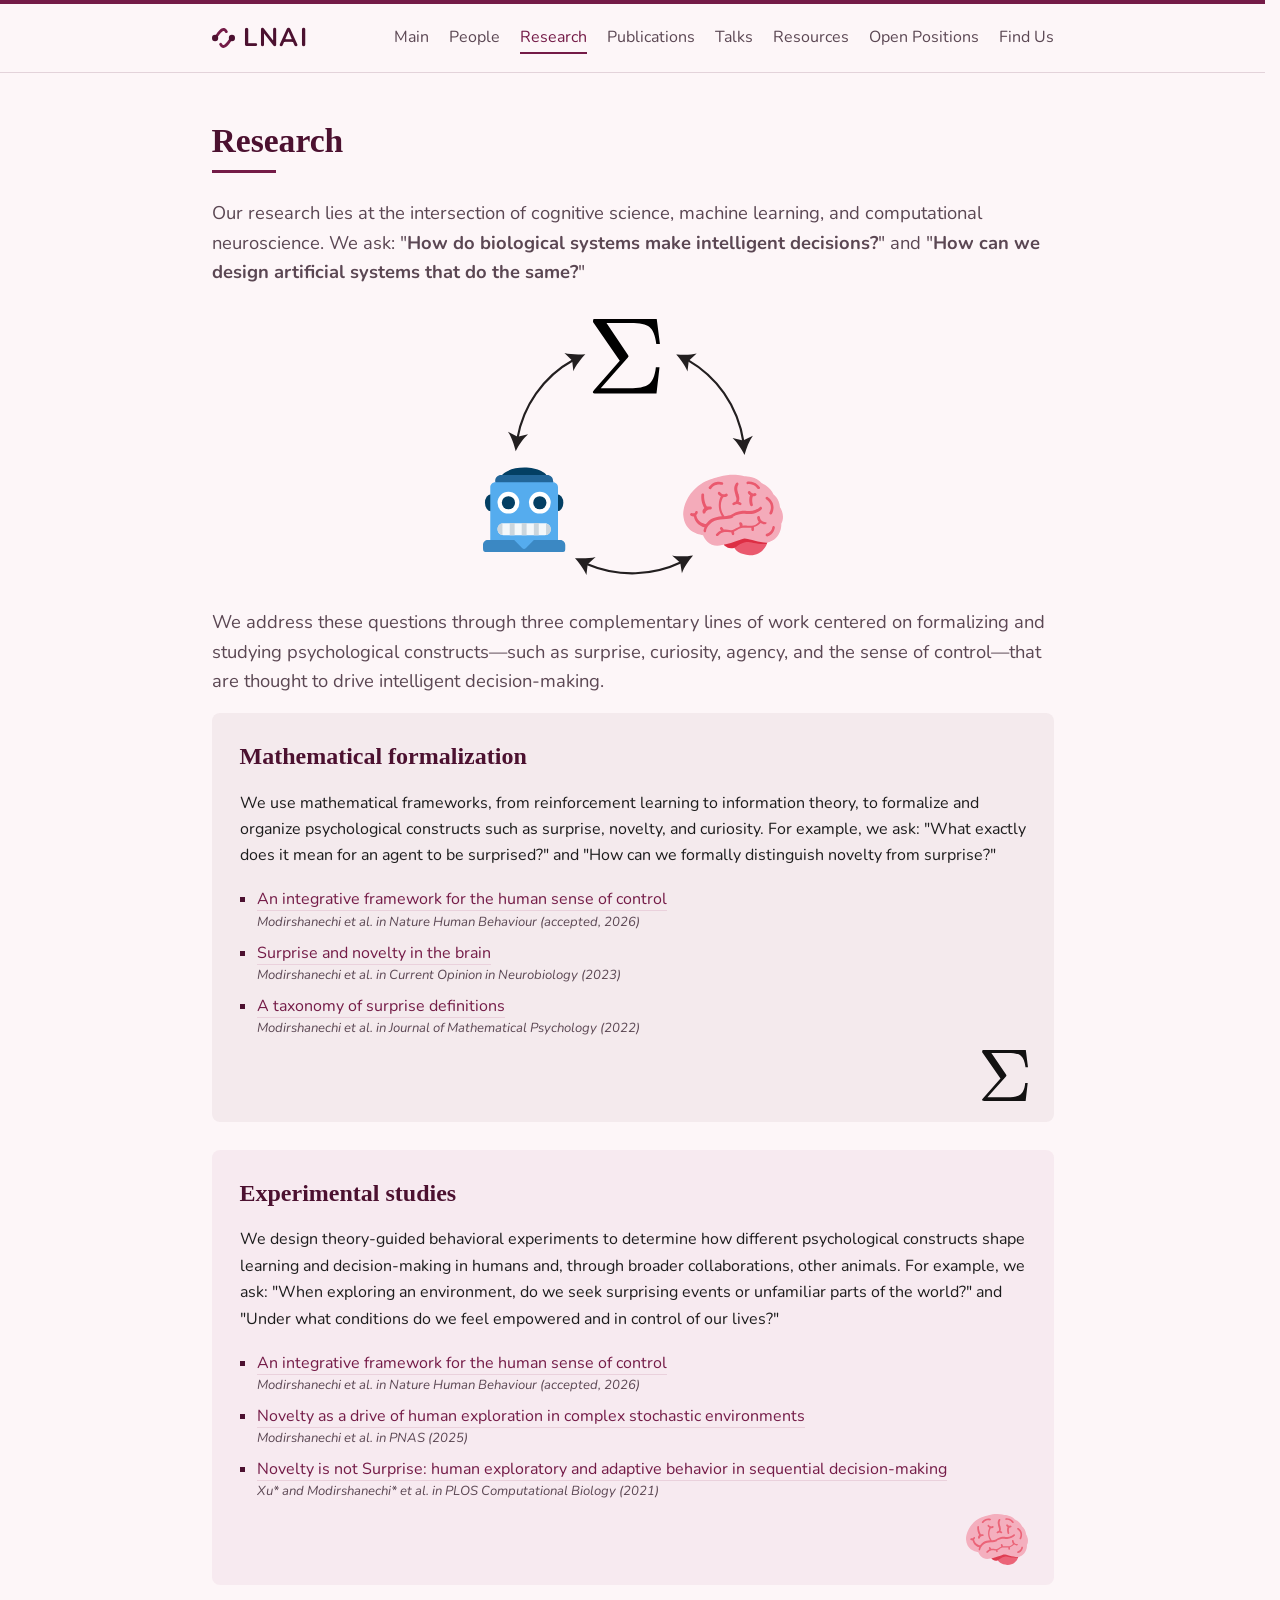
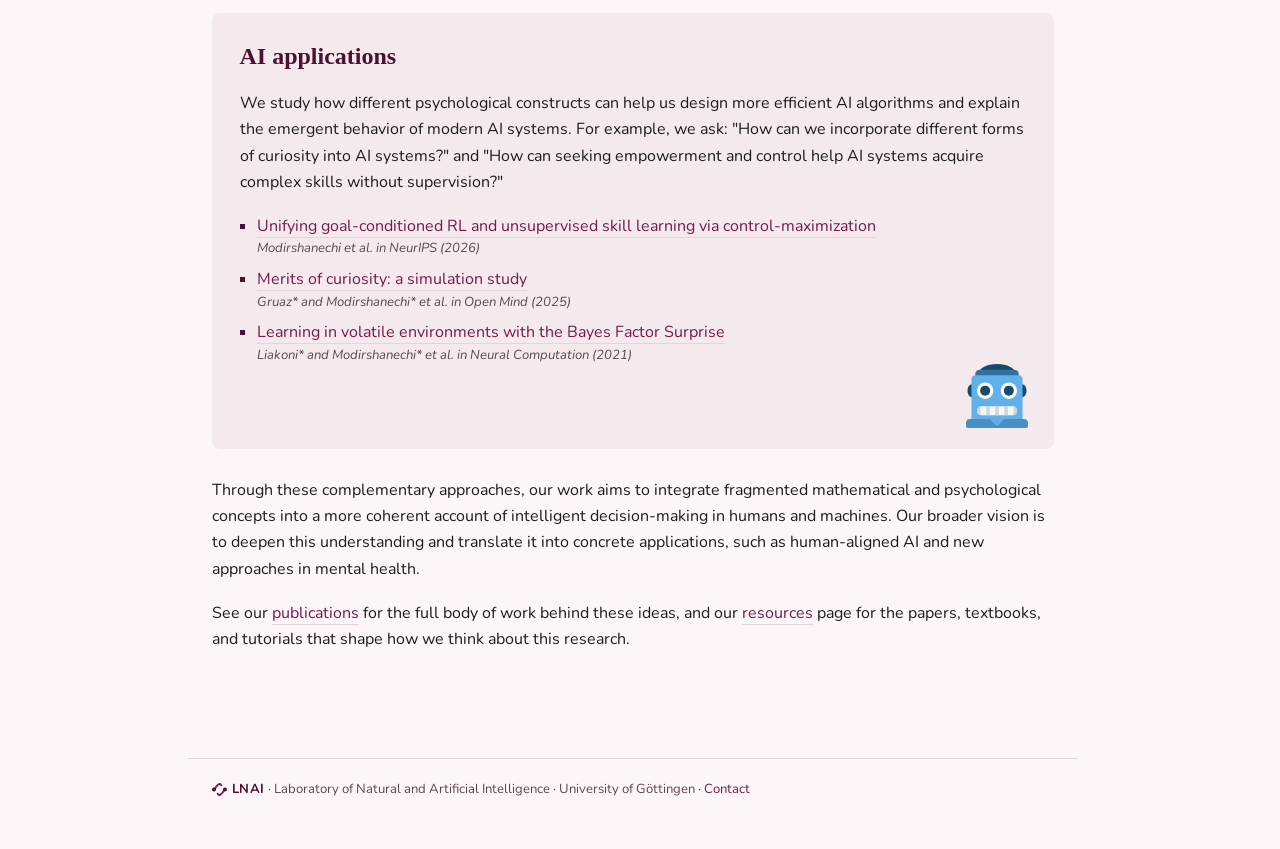
<file: research.html>
<!DOCTYPE html>
<html lang="en">
<head>
  <meta charset="utf-8">
  <meta name="viewport" content="width=device-width, initial-scale=1">
  <title>Research — LNAI</title>
  <meta name="description" content="Research at LNAI: formalizing surprise, novelty, curiosity, empowerment, and the sense of control, and using them to understand and build intelligent decision-making in humans and machines.">
  <link rel="icon" href="img/favicon.svg" type="image/svg+xml">
  <link rel="preconnect" href="https://fonts.googleapis.com">
  <link rel="preconnect" href="https://fonts.gstatic.com" crossorigin>
  <link href="https://fonts.googleapis.com/css2?family=Nunito:ital,wght@0,400;0,600;0,700;0,800;1,400;1,700&display=swap" rel="stylesheet">
  <link rel="stylesheet" href="styles.css">
</head>
<body>
  <a class="skip-link" href="#content">Skip to content</a>

  <header class="site-header">
    <div class="site-header__inner">
      <a class="brand" href="index.html" aria-label="Laboratory of Natural and Artificial Intelligence — home">
        <img class="brand-icon" src="img/lnai-mark.svg" alt=""><span class="brand-word">LNAI</span>
      </a>
      <nav class="nav" aria-label="Primary">
        <a href="index.html">Main</a>
        <a href="people.html">People</a>
        <a href="research.html" aria-current="page">Research</a>
        <a href="publications.html">Publications</a>
        <a href="talks.html">Talks</a>
        <a href="resources.html">Resources</a>
        <a href="open-positions.html">Open Positions</a>
        <a href="find-us.html">Find Us</a>
      </nav>
    </div>
  </header>

  <main id="content" tabindex="-1">
    <article class="card">
      <h1>Research</h1>
      <hr class="rule">

      <p class="lead">
        Our research lies at the intersection of cognitive science, machine learning, and computational neuroscience. We ask:
        "<b>How do biological systems make intelligent decisions?</b>" and
        "<b>How can we design artificial systems that do the same?</b>"
      </p>

      <figure class="home-figure">
        <img src="img/lnai-mark-hero.svg" alt="A mathematical symbol, a robot, and a brain, connected together — representing the three axes of our research.">
      </figure>

      <p class="lead">
        We address these questions through three complementary lines of work centered on formalizing and studying psychological constructs—such as surprise, curiosity, agency, and the sense of control—that are thought to drive intelligent decision-making.
      </p>

      <section class="resource-block">
      <h2>Mathematical formalization</h2>
        <p>
          We use mathematical frameworks, from reinforcement learning to information theory, to formalize and organize psychological constructs such as surprise, novelty, and curiosity.
          For example, we ask: "What exactly does it mean for an agent to be surprised?" and "How can we formally distinguish novelty from surprise?"
        </p>
        <ul class="doclist">
          <li>
            <a href="https://osf.io/preprints/psyarxiv/cnkyz_v4">An integrative framework for the human sense of control</a>
            <span class="byline">Modirshanechi et al. in Nature Human Behaviour (accepted, 2026)</span>
          </li>
          <li>
            <a href="https://doi.org/10.1016/j.conb.2023.102758">Surprise and novelty in the brain</a>
            <span class="byline">Modirshanechi et al. in Current Opinion in Neurobiology (2023)</span>
          </li>
          <li>
            <a href="https://doi.org/10.1016/j.jmp.2022.102712">A taxonomy of surprise definitions</a>
            <span class="byline">Modirshanechi et al. in Journal of Mathematical Psychology (2022)</span>
          </li>
        </ul>
        <img class="block-icon" src="img/sigma.svg" alt="">
      </section>

      <section class="resource-block">
      <h2>Experimental studies</h2>
        <p>
          We design theory-guided behavioral experiments to determine how different psychological constructs shape learning and decision-making in humans and, through broader collaborations, other animals.
          For example, we ask: "When exploring an environment, do we seek surprising events or unfamiliar parts of the world?" and "Under what conditions do we feel empowered and in control of our lives?"
        </p>
        <ul class="doclist">
          <li>
            <a href="https://osf.io/preprints/psyarxiv/cnkyz_v4">An integrative framework for the human sense of control</a>
            <span class="byline">Modirshanechi et al. in Nature Human Behaviour (accepted, 2026)</span>
          </li>
          <li>
            <a href="https://doi.org/10.1073/pnas.2502193122">Novelty as a drive of human exploration in complex stochastic environments</a>
            <span class="byline">Modirshanechi et al. in PNAS (2025)</span>
          </li>
          <li>
            <a href="https://doi.org/10.1371/journal.pcbi.1009070">Novelty is not Surprise: human exploratory and adaptive behavior in sequential decision-making</a>
            <span class="byline">Xu* and Modirshanechi* et al. in PLOS Computational Biology (2021)</span>
          </li>
        </ul>
        <img class="block-icon" src="img/brain.svg" alt="">
      </section>

      <section class="resource-block">
      <h2>AI applications</h2>
        <p>
          We study how different psychological constructs can help us design more efficient AI algorithms and explain the emergent behavior of modern AI systems.
          For example, we ask: "How can we incorporate different forms of curiosity into AI systems?" and "How can seeking empowerment and control help AI systems acquire complex skills without supervision?"
        </p>
        <ul class="doclist">
          <li>
            <a href="https://arxiv.org/abs/2605.06145">Unifying goal-conditioned RL and unsupervised skill learning via control-maximization</a>
            <span class="byline">Modirshanechi et al. in NeurIPS (2026)</span>
          </li>
          <li>
            <a href="https://direct.mit.edu/opmi/article/doi/10.1162/opmi.a.9/132758">Merits of curiosity: a simulation study</a>
            <span class="byline">Gruaz* and Modirshanechi* et al. in Open Mind (2025)</span>
          </li>
          <li>
            <a href="https://www.mitpressjournals.org/doi/full/10.1162/neco_a_01352">Learning in volatile environments with the Bayes Factor Surprise</a>
            <span class="byline">Liakoni* and Modirshanechi* et al. in Neural Computation (2021)</span>
          </li>
        </ul>
        <img class="block-icon" src="img/robot.svg" alt="">
      </section>

      <p>
        Through these complementary approaches, our work aims to integrate
        fragmented mathematical and psychological concepts into a more
        coherent account of intelligent decision-making in humans and
        machines. Our broader vision is to deepen this understanding and
        translate it into concrete applications, such as human-aligned AI
        and new approaches in mental health.
      </p>

      <p>
        See our <a href="publications.html">publications</a> for the full
        body of work behind these ideas, and our <a href="resources.html">resources</a>
        page for the papers, textbooks, and tutorials that shape how we
        think about this research.
      </p>
    </article>
  </main>

  <footer class="site-footer">
    <span class="lab-mark"><img class="lab-mark-icon" src="img/lnai-mark.svg" alt="">LNAI</span> · Laboratory of Natural and Artificial Intelligence · University of Göttingen ·
    <a href="mailto:alireza.modirshanechi@uni-goettingen.de" data-contact-email>Contact</a>
  </footer>
  <script src="site-config.js" defer></script>
</body>
</html>
</file>
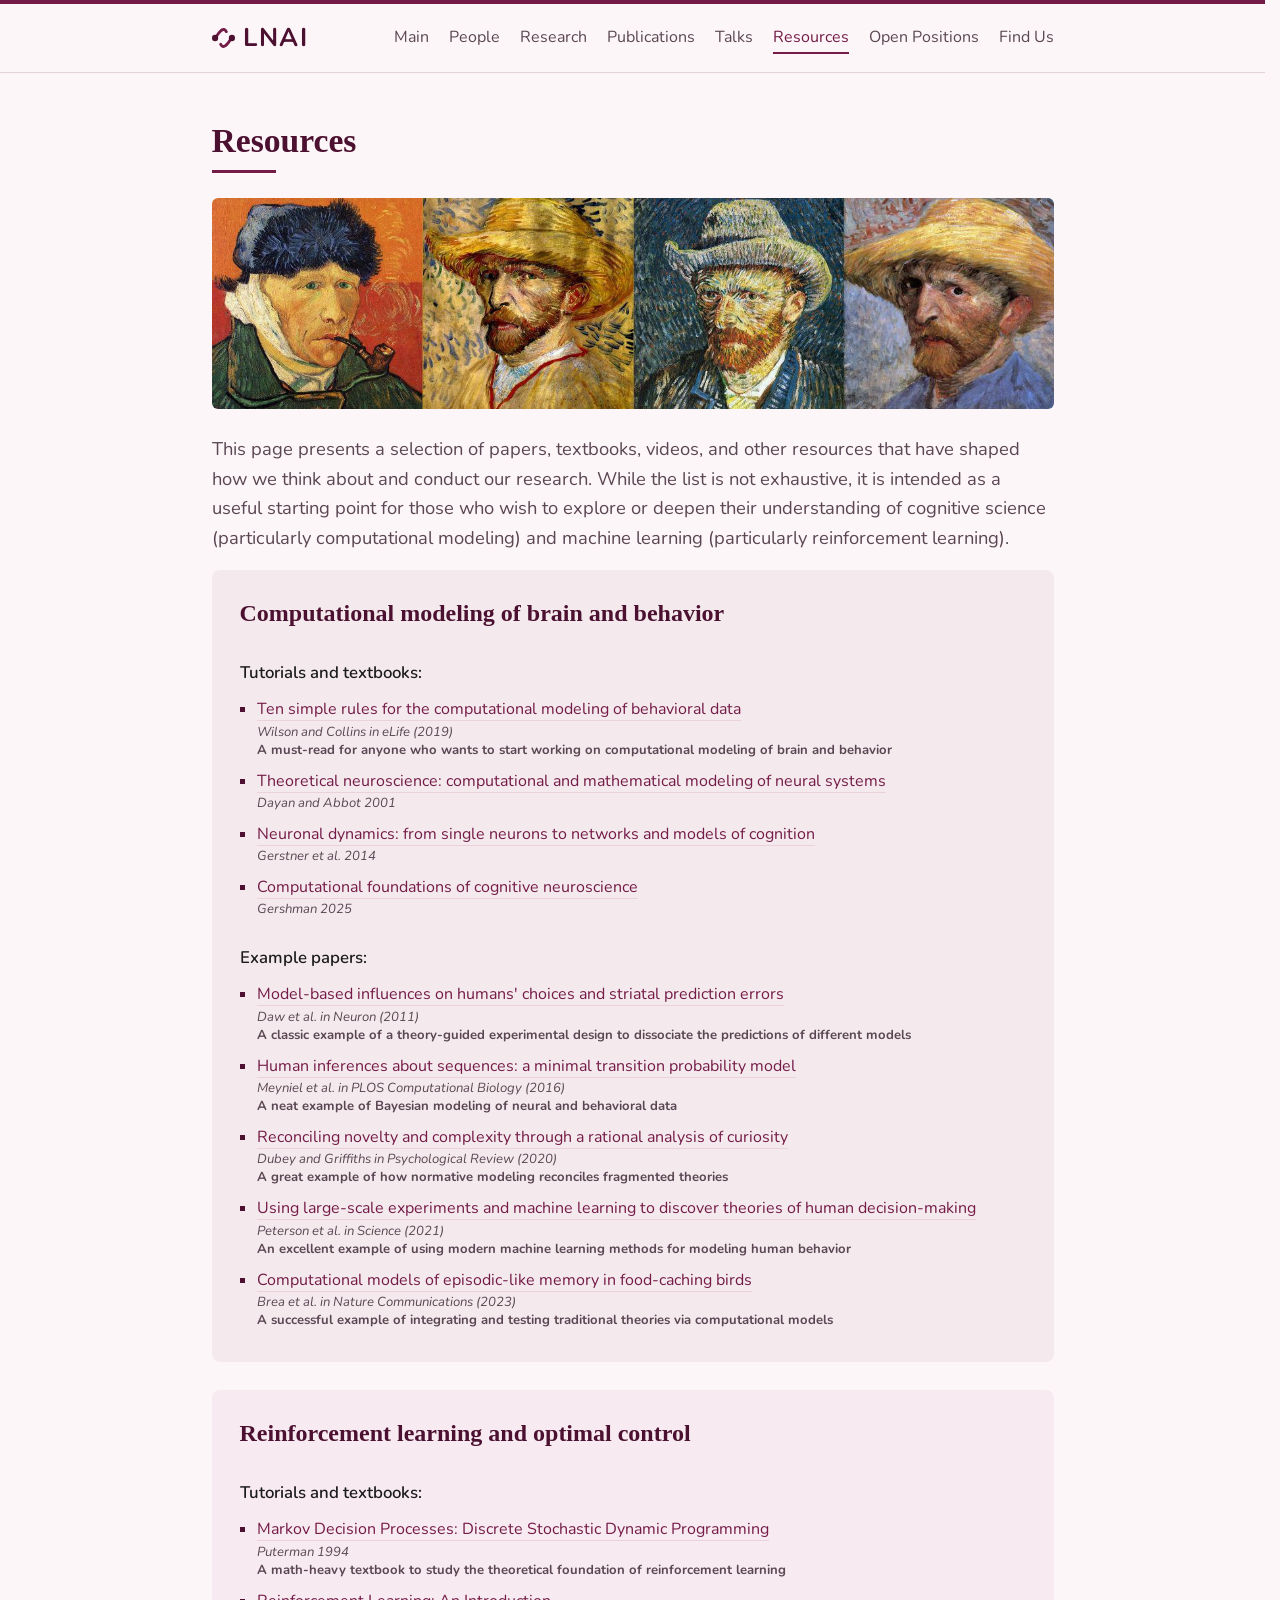
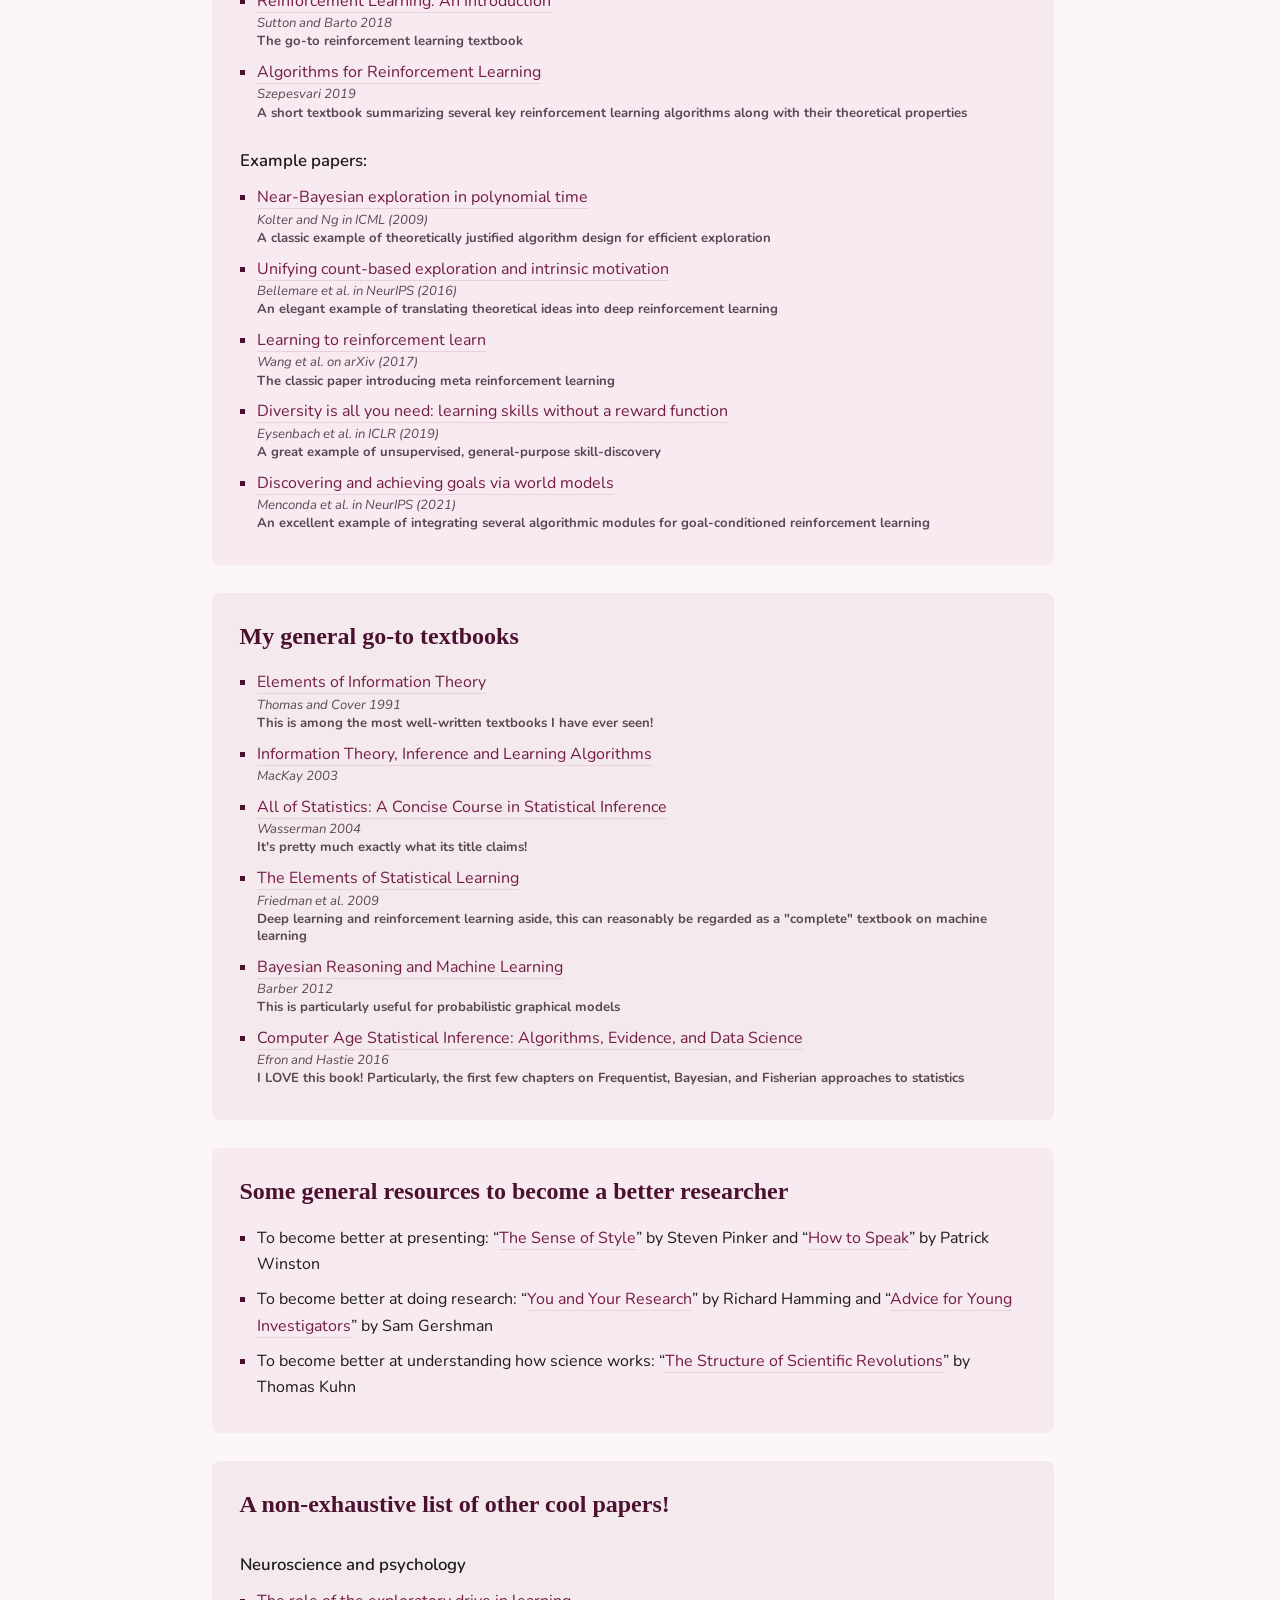
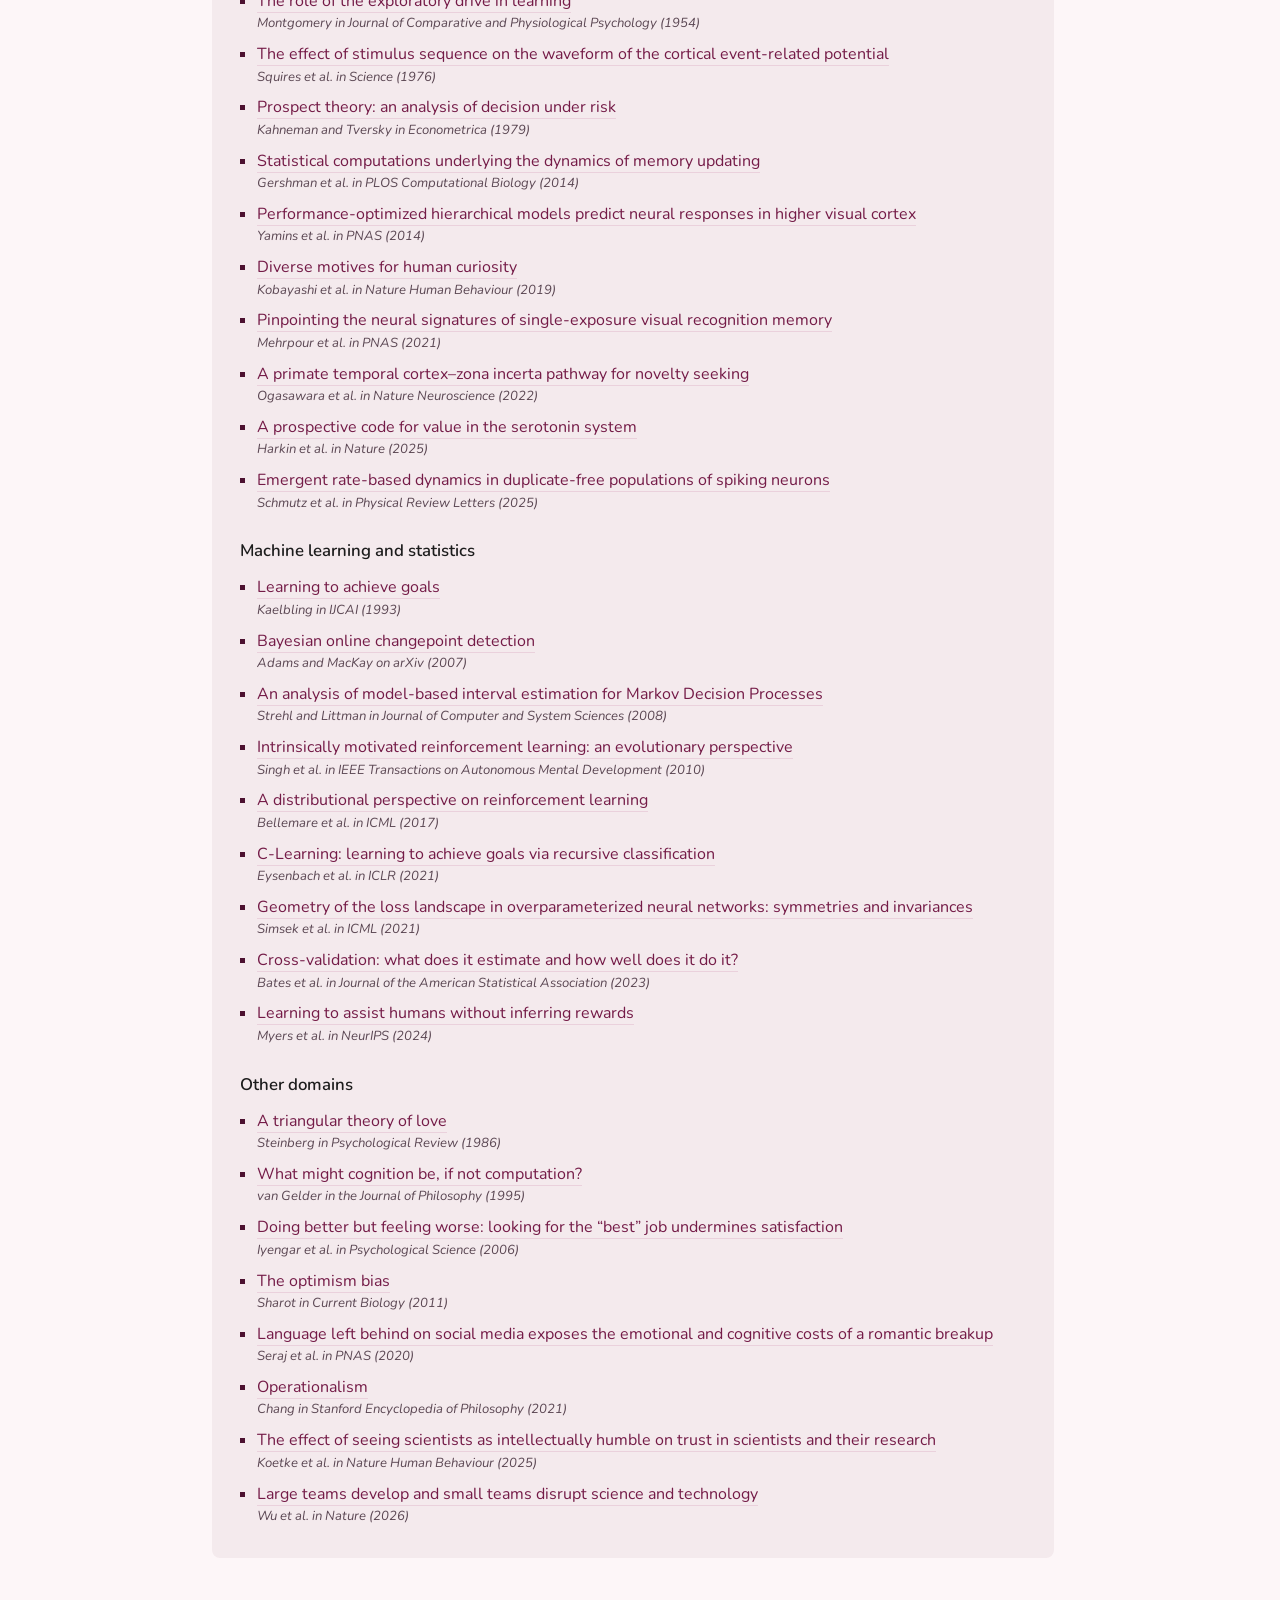
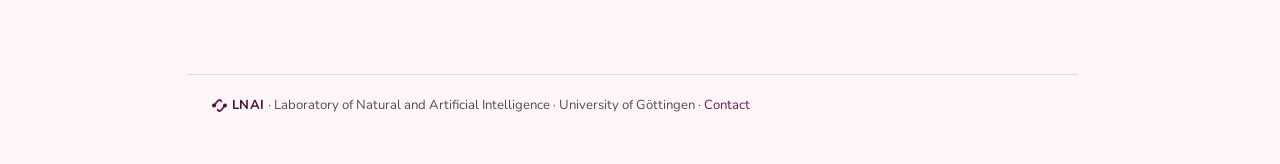
<file: resources.html>
<!DOCTYPE html>
<html lang="en">
<head>
  <meta charset="utf-8">
  <meta name="viewport" content="width=device-width, initial-scale=1">
  <title>Resources — LNAI</title>
  <meta name="description" content="Papers, textbooks, and other resources that shape how LNAI thinks about and conducts research.">
  <link rel="icon" href="img/favicon.svg" type="image/svg+xml">
  <link rel="preconnect" href="https://fonts.googleapis.com">
  <link rel="preconnect" href="https://fonts.gstatic.com" crossorigin>
  <link href="https://fonts.googleapis.com/css2?family=Nunito:ital,wght@0,400;0,600;0,700;0,800;1,400;1,700&display=swap" rel="stylesheet">
  <link rel="stylesheet" href="styles.css">
</head>
<body>
  <a class="skip-link" href="#content">Skip to content</a>

  <header class="site-header">
    <div class="site-header__inner">
      <a class="brand" href="index.html" aria-label="Laboratory of Natural and Artificial Intelligence — home">
        <img class="brand-icon" src="img/lnai-mark.svg" alt=""><span class="brand-word">LNAI</span>
      </a>
      <nav class="nav" aria-label="Primary">
        <a href="index.html">Main</a>
        <a href="people.html">People</a>
        <a href="research.html">Research</a>
        <a href="publications.html">Publications</a>
        <a href="talks.html">Talks</a>
        <a href="resources.html" aria-current="page">Resources</a>
        <a href="open-positions.html">Open Positions</a>
        <a href="find-us.html">Find Us</a>
      </nav>
    </div>
  </header>

  <main id="content" tabindex="-1">
    <article class="card">
      <h1>Resources</h1>
      <hr class="rule">

      <figure class="hero-figure hero-figure--banner">
        <img class="hero-illustration" src="img/vangogh.jpg" alt="A row of four self-portraits by Vincent van Gogh.">
      </figure>

      <p class="lead">
        This page presents a selection of papers, textbooks, videos, and
        other resources that have shaped how we think about and conduct our
        research. While the list is not exhaustive, it is intended as a
        useful starting point for those who wish to explore or deepen their
        understanding of cognitive science (particularly computational
        modeling) and machine learning (particularly reinforcement
        learning).
      </p>

      <section class="resource-block">
      <h2>Computational modeling of brain and behavior</h2>
      <h3>Tutorials and textbooks:</h3>
      <ul class="doclist">
        <li>
          <a href="https://elifesciences.org/articles/49547">Ten simple rules for the computational modeling of behavioral data</a>
          <span class="byline">Wilson and Collins in eLife (2019)</span>
          <span class="note">A must-read for anyone who wants to start working on computational modeling of brain and behavior</span>
        </li>
        <li>
          <a href="https://boulderschool.yale.edu/sites/default/files/files/DayanAbbott.pdf">Theoretical neuroscience: computational and mathematical modeling of neural systems</a>
          <span class="byline">Dayan and Abbot 2001</span>
        </li>
        <li>
          <a href="https://neuronaldynamics.epfl.ch/">Neuronal dynamics: from single neurons to networks and models of cognition</a>
          <span class="byline">Gerstner et al. 2014</span>
        </li>
        <li>
          <a href="https://gershmanlab.com/textbook.html">Computational foundations of cognitive neuroscience</a>
          <span class="byline">Gershman 2025</span>
        </li>
      </ul>

      <h3>Example papers:</h3>
      <ul class="doclist">
        <li>
          <a href="https://doi.org/10.1016/j.neuron.2011.02.027">Model-based influences on humans' choices and striatal prediction errors</a>
          <span class="byline">Daw et al. in Neuron (2011)</span>
          <span class="note">A classic example of a theory-guided experimental design to dissociate the predictions of different models</span>
        </li>
        <li>
          <a href="https://doi.org/10.1371/journal.pcbi.1005260">Human inferences about sequences: a minimal transition probability model</a>
          <span class="byline">Meyniel et al. in PLOS Computational Biology (2016)</span>
          <span class="note">A neat example of Bayesian modeling of neural and behavioral data</span>
        </li>
        <li>
          <a href="https://doi.org/10.1037/rev0000175">Reconciling novelty and complexity through a rational analysis of curiosity</a>
          <span class="byline">Dubey and Griffiths in Psychological Review (2020)</span>
          <span class="note">A great example of how normative modeling reconciles fragmented theories</span>
        </li>
        <li>
          <a href="https://doi.org/10.1126/science.abe2629">Using large-scale experiments and machine learning to discover theories of human decision-making</a>
          <span class="byline">Peterson et al. in Science (2021)</span>
          <span class="note">An excellent example of using modern machine learning methods for modeling human behavior</span>
        </li>
        <li>
          <a href="https://www.nature.com/articles/s41467-023-38570-x">Computational models of episodic-like memory in food-caching birds</a>
          <span class="byline">Brea et al. in Nature Communications (2023)</span>
          <span class="note">A successful example of integrating and testing traditional theories via computational models</span>
        </li>
      </ul>

      </section>

      <section class="resource-block">
      <h2>Reinforcement learning and optimal control</h2>
      <h3>Tutorials and textbooks:</h3>
      <ul class="doclist">
        <li>
          <a href="https://onlinelibrary.wiley.com/doi/book/10.1002/9780470316887">Markov Decision Processes: Discrete Stochastic Dynamic Programming</a>
          <span class="byline">Puterman 1994</span>
          <span class="note">A math-heavy textbook to study the theoretical foundation of reinforcement learning</span>
        </li>
        <li>
          <a href="https://mitpress.mit.edu/9780262039246/reinforcement-learning/">Reinforcement Learning: An Introduction</a>
          <span class="byline">Sutton and Barto 2018</span>
          <span class="note">The go-to reinforcement learning textbook</span>
        </li>
        <li>
          <a href="https://sites.ualberta.ca/~szepesva/rlbook.html">Algorithms for Reinforcement Learning</a>
          <span class="byline">Szepesvari 2019</span>
          <span class="note">A short textbook summarizing several key reinforcement learning algorithms along with their theoretical properties</span>
        </li>
      </ul>

      <h3>Example papers:</h3>
      <ul class="doclist">
        <li>
          <a href="https://people.eecs.berkeley.edu/~pabbeel/cs287-fa09/readings/KolterNg-brl-icml2009.pdf">Near-Bayesian exploration in polynomial time</a>
          <span class="byline">Kolter and Ng in ICML (2009)</span>
          <span class="note">A classic example of theoretically justified algorithm design for efficient exploration</span>
        </li>
        <li>
          <a href="https://proceedings.neurips.cc/paper_files/paper/2016/file/afda332245e2af431fb7b672a68b659d-Paper.pdf">Unifying count-based exploration and intrinsic motivation</a>
          <span class="byline">Bellemare et al. in NeurIPS (2016)</span>
          <span class="note">An elegant example of translating theoretical ideas into deep reinforcement learning</span>
        </li>
        <li>
          <a href="https://arxiv.org/abs/1611.05763">Learning to reinforcement learn</a>
          <span class="byline">Wang et al. on arXiv (2017)</span>
          <span class="note">The classic paper introducing meta reinforcement learning</span>
        </li>
        <li>
          <a href="https://openreview.net/forum?id=SJx63jRqFm">Diversity is all you need: learning skills without a reward function</a>
          <span class="byline">Eysenbach et al. in ICLR (2019)</span>
          <span class="note">A great example of unsupervised, general-purpose skill-discovery</span>
        </li>
        <li>
          <a href="https://proceedings.neurips.cc/paper/2021/file/cc4af25fa9d2d5c953496579b75f6f6c-Paper.pdf">Discovering and achieving goals via world models</a>
          <span class="byline">Menconda et al. in NeurIPS (2021)</span>
          <span class="note">An excellent example of integrating several algorithmic modules for goal-conditioned reinforcement learning</span>
        </li>
      </ul>

      </section>

      <section class="resource-block">
      <h2>My general go-to textbooks</h2>
      <ul class="doclist">
        <li>
          <a href="https://cs-114.org/wp-content/uploads/2015/01/Elements_of_Information_Theory_Elements.pdf">Elements of Information Theory</a>
          <span class="byline">Thomas and Cover 1991</span>
          <span class="note">This is among the most well-written textbooks I have ever seen!</span>
        </li>
        <li>
          <a href="http://www.inference.org.uk/itprnn/book.pdf">Information Theory, Inference and Learning Algorithms</a>
          <span class="byline">MacKay 2003</span>
        </li>
        <li>
          <a href="https://www.stat.cmu.edu/~brian/valerie/617-2022/0%20-%20books/2004%20-%20wasserman%20-%20all%20of%20statistics.pdf">All of Statistics: A Concise Course in Statistical Inference</a>
          <span class="byline">Wasserman 2004</span>
          <span class="note">It's pretty much exactly what its title claims!</span>
        </li>
        <li>
          <a href="https://hastie.su.domains/ElemStatLearn/">The Elements of Statistical Learning</a>
          <span class="byline">Friedman et al. 2009</span>
          <span class="note">Deep learning and reinforcement learning aside, this can reasonably be regarded as a "complete" textbook on machine learning</span>
        </li>
        <li>
          <a href="https://pzs.dstu.dp.ua/DataMining/bibl/Bayesian%20Reasoning%20and%20Machine%20Learning.pdf">Bayesian Reasoning and Machine Learning</a>
          <span class="byline">Barber 2012</span>
          <span class="note">This is particularly useful for probabilistic graphical models</span>
        </li>
        <li>
          <a href="https://hastie.su.domains/CASI/">Computer Age Statistical Inference: Algorithms, Evidence, and Data Science</a>
          <span class="byline">Efron and Hastie 2016</span>
          <span class="note">I LOVE this book! Particularly, the first few chapters on Frequentist, Bayesian, and Fisherian approaches to statistics</span>
        </li>
      </ul>

      </section>

      <section class="resource-block">
      <h2>Some general resources to become a better researcher</h2>
      <ul class="doclist">
        <li>To become better at presenting: “<a href="https://www.amazon.de/Sense-Style-Thinking-Persons-Writing/dp/0670025852">The Sense of Style</a>” by Steven Pinker and “<a href="https://ocw.mit.edu/courses/res-tll-005-how-to-speak-january-iap-2018/pages/how-to-speak/">How to Speak</a>” by Patrick Winston</li>
        <li>To become better at doing research: “<a href="https://www.cs.virginia.edu/~robins/YouAndYourResearch.html">You and Your Research</a>” by Richard Hamming and “<a href="https://gershmanlab.com/docs/advice_young_investigators.pdf">Advice for Young Investigators</a>” by Sam Gershman</li>
        <li>To become better at understanding how science works: “<a href="https://eclass.uoa.gr/modules/document/file.php/ECD433/ME%CE%98%CE%9F%CE%94%CE%9F%CE%9B%CE%9F%CE%93%CE%99%CE%91/The%20Structure%20of%20Scientific%20Revolutions%2C%2050th%20Anniversary%20Edition%20by%20Thomas%20S.%20Kuhn%20%28z-lib.org%29.pdf">The Structure of Scientific Revolutions</a>” by Thomas Kuhn</li>
      </ul>

      </section>

      <section class="resource-block">
      <h2>A non-exhaustive list of other cool papers!</h2>

      <h3>Neuroscience and psychology</h3>
      <ul class="doclist">
        <li><a href="https://psycnet.apa.org/record/1955-00473-001">The role of the exploratory drive in learning</a><span class="byline">Montgomery in Journal of Comparative and Physiological Psychology (1954)</span></li>
        <li><a href="https://doi.org/10.1126/science.959831">The effect of stimulus sequence on the waveform of the cortical event-related potential</a><span class="byline">Squires et al. in Science (1976)</span></li>
        <li><a href="https://doi.org/10.2307/1914185">Prospect theory: an analysis of decision under risk</a><span class="byline">Kahneman and Tversky in Econometrica (1979)</span></li>
        <li><a href="https://doi.org/10.1371/journal.pcbi.1003939">Statistical computations underlying the dynamics of memory updating</a><span class="byline">Gershman et al. in PLOS Computational Biology (2014)</span></li>
        <li><a href="https://www.pnas.org/doi/10.1073/pnas.1403112111">Performance-optimized hierarchical models predict neural responses in higher visual cortex</a><span class="byline">Yamins et al. in PNAS (2014)</span></li>
        <li><a href="https://www.nature.com/articles/s41562-019-0589-3">Diverse motives for human curiosity</a><span class="byline">Kobayashi et al. in Nature Human Behaviour (2019)</span></li>
        <li><a href="https://www.pnas.org/doi/10.1073/pnas.2021660118">Pinpointing the neural signatures of single-exposure visual recognition memory</a><span class="byline">Mehrpour et al. in PNAS (2021)</span></li>
        <li><a href="https://www.nature.com/articles/s41593-021-00950-1">A primate temporal cortex–zona incerta pathway for novelty seeking</a><span class="byline">Ogasawara et al. in Nature Neuroscience (2022)</span></li>
        <!-- <li><a href="https://www.nature.com/articles/s41562-023-01661-2">Empowerment contributes to exploration behaviour in a creative video game</a><span class="byline">Brändle et al. in Nature Human Behaviour (2023)</span></li> -->
        <li><a href="https://www.nature.com/articles/s41586-025-08731-7">A prospective code for value in the serotonin system</a><span class="byline">Harkin et al. in Nature (2025)</span></li>
        <li><a href="https://doi.org/10.1103/PhysRevLett.134.018401">Emergent rate-based dynamics in duplicate-free populations of spiking neurons</a><span class="byline">Schmutz et al. in Physical Review Letters (2025)</span></li>
      </ul>

      <h3>Machine learning and statistics</h3>
      <ul class="doclist">
        <li><a href="https://www.semanticscholar.org/paper/Learning-to-Achieve-Goals-Kaelbling/6df43f70f383007a946448122b75918e3a9d6682">Learning to achieve goals</a><span class="byline">Kaelbling in IJCAI (1993)</span></li>
        <li><a href="https://arxiv.org/abs/0710.3742">Bayesian online changepoint detection</a><span class="byline">Adams and MacKay on arXiv (2007)</span></li>
        <li><a href="https://doi.org/10.1016/j.jcss.2007.08.009">An analysis of model-based interval estimation for Markov Decision Processes</a><span class="byline">Strehl and Littman in Journal of Computer and System Sciences (2008)</span></li>
        <li><a href="https://doi.org/10.1109/TAMD.2010.2051031">Intrinsically motivated reinforcement learning: an evolutionary perspective</a><span class="byline">Singh et al. in IEEE Transactions on Autonomous Mental Development (2010)</span></li>
        <li><a href="https://arxiv.org/abs/1707.06887">A distributional perspective on reinforcement learning</a><span class="byline">Bellemare et al. in ICML (2017)</span></li>
        <li><a href="https://arxiv.org/abs/2011.08909">C-Learning: learning to achieve goals via recursive classification</a><span class="byline">Eysenbach et al. in ICLR (2021)</span></li>
        <li><a href="https://proceedings.mlr.press/v139/simsek21a.html">Geometry of the loss landscape in overparameterized neural networks: symmetries and invariances</a><span class="byline">Simsek et al. in ICML (2021)</span></li>
        <li><a href="https://doi.org/10.1080/01621459.2023.2197686">Cross-validation: what does it estimate and how well does it do it?</a><span class="byline">Bates et al. in Journal of the American Statistical Association (2023)</span></li>
        <li><a href="https://arxiv.org/abs/2411.02623">Learning to assist humans without inferring rewards</a><span class="byline">Myers et al. in NeurIPS (2024)</span></li>
      </ul>

      <h3>Other domains</h3>
      <ul class="doclist">
        <li><a href="https://pzacad.pitzer.edu/~dmoore/psych199/1986_sternberg_trianglelove.pdf">A triangular theory of love</a><span class="byline">Steinberg in Psychological Review (1986)</span></li>
        <li><a href="https://www.jstor.org/stable/2941061">What might cognition be, if not computation?</a><span class="byline">van Gelder in the Journal of Philosophy (1995)</span></li>
        <li><a href="https://doi.org/10.1111/j.1467-9280.2006.01677.x">Doing better but feeling worse: looking for the “best” job undermines satisfaction</a><span class="byline">Iyengar et al. in Psychological Science (2006)</span></li>
        <li><a href="https://www.sciencedirect.com/science/article/pii/S0960982211011912">The optimism bias</a><span class="byline">Sharot in Current Biology (2011)</span></li>
        <li><a href="https://doi.org/10.1073/pnas.2017154118">Language left behind on social media exposes the emotional and cognitive costs of a romantic breakup</a><span class="byline">Seraj et al. in PNAS (2020)</span></li>
        <li><a href="https://plato.stanford.edu/archives/fall2021/entries/operationalism/">Operationalism</a><span class="byline">Chang in Stanford Encyclopedia of Philosophy (2021)</span></li>
        <li><a href="https://www.nature.com/articles/s41562-024-02060-x">The effect of seeing scientists as intellectually humble on trust in scientists and their research</a><span class="byline">Koetke et al. in Nature Human Behaviour (2025)</span></li>
        <li><a href="https://www.nature.com/articles/s41586-019-0941-9">Large teams develop and small teams disrupt science and technology</a><span class="byline">Wu et al. in Nature (2026)</span></li>
      </ul>
      </section>
    </article>
  </main>

  <footer class="site-footer">
    <span class="lab-mark"><img class="lab-mark-icon" src="img/lnai-mark.svg" alt="">LNAI</span> · Laboratory of Natural and Artificial Intelligence · University of Göttingen ·
    <a href="mailto:alireza.modirshanechi@uni-goettingen.de" data-contact-email>Contact</a>
  </footer>
  <script src="site-config.js" defer></script>
</body>
</html>
</file>
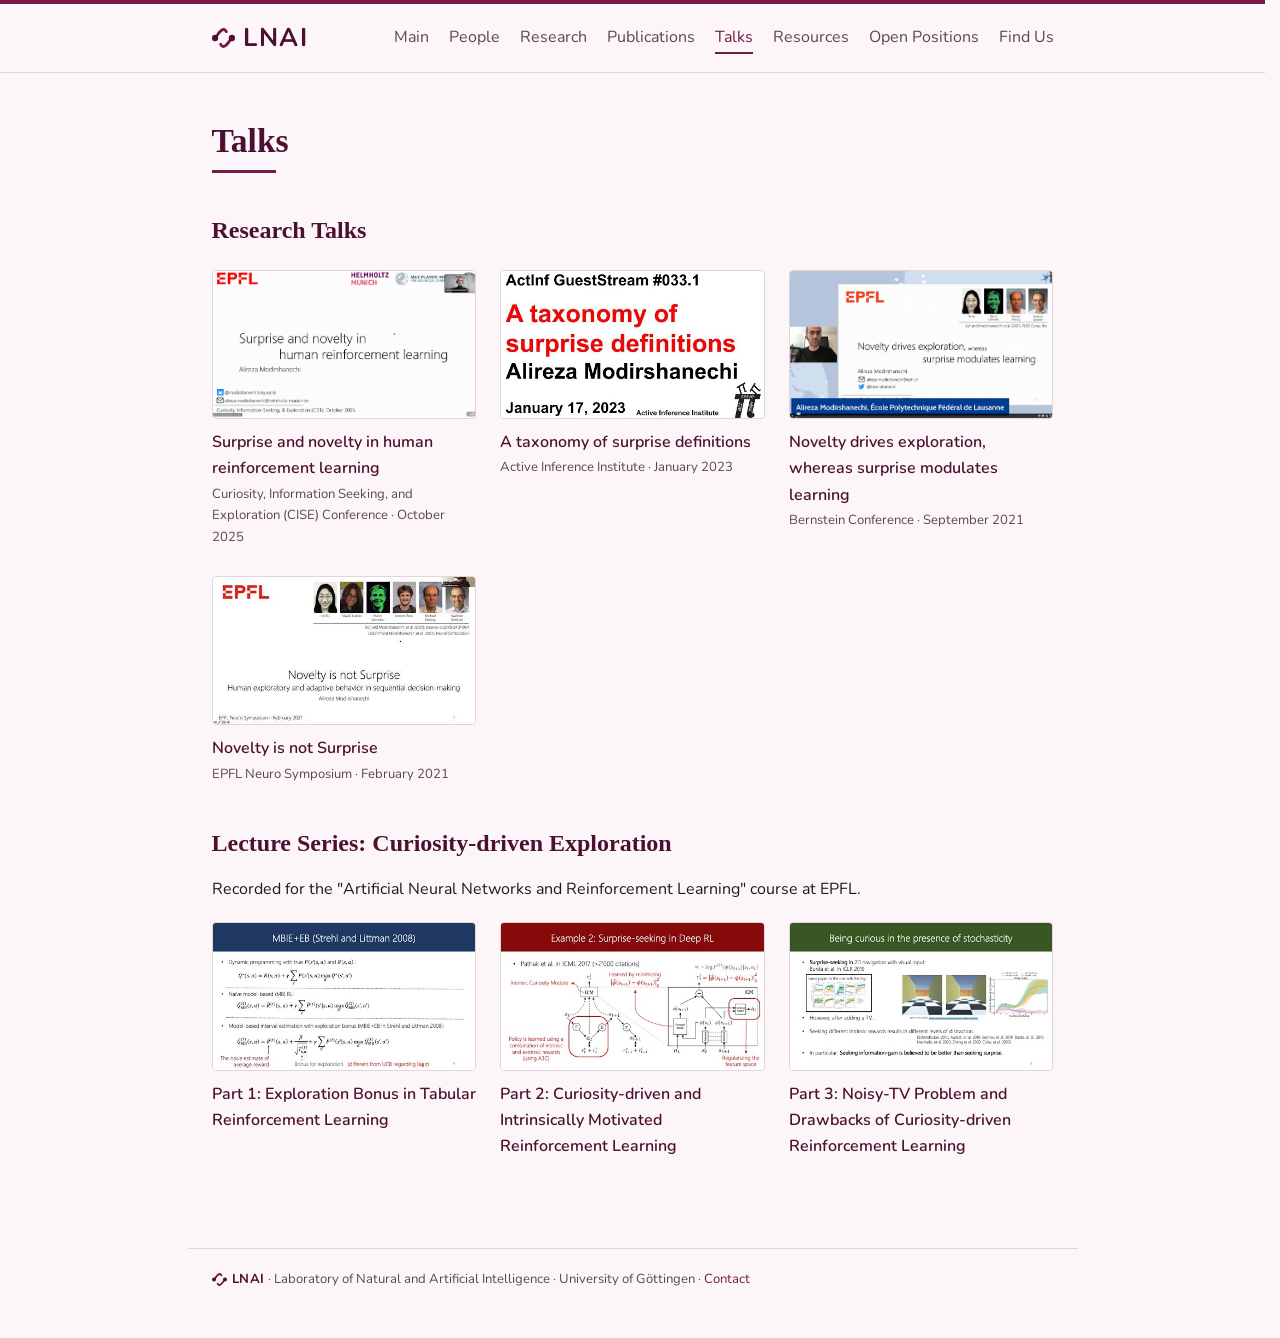
<file: talks.html>
<!DOCTYPE html>
<html lang="en">
<head>
  <meta charset="utf-8">
  <meta name="viewport" content="width=device-width, initial-scale=1">
  <title>Talks — LNAI</title>
  <meta name="description" content="Online talks and lectures by Alireza Modirshanechi.">
  <link rel="icon" href="img/favicon.svg" type="image/svg+xml">
  <link rel="preconnect" href="https://fonts.googleapis.com">
  <link rel="preconnect" href="https://fonts.gstatic.com" crossorigin>
  <link href="https://fonts.googleapis.com/css2?family=Nunito:ital,wght@0,400;0,600;0,700;0,800;1,400;1,700&display=swap" rel="stylesheet">
  <link rel="stylesheet" href="styles.css">
</head>
<body>
  <a class="skip-link" href="#content">Skip to content</a>

  <header class="site-header">
    <div class="site-header__inner">
      <a class="brand" href="index.html" aria-label="Laboratory of Natural and Artificial Intelligence — home">
        <img class="brand-icon" src="img/lnai-mark.svg" alt=""><span class="brand-word">LNAI</span>
      </a>
      <nav class="nav" aria-label="Primary">
        <a href="index.html">Main</a>
        <a href="people.html">People</a>
        <a href="research.html">Research</a>
        <a href="publications.html">Publications</a>
        <a href="talks.html" aria-current="page">Talks</a>
        <a href="resources.html">Resources</a>
        <a href="open-positions.html">Open Positions</a>
        <a href="find-us.html">Find Us</a>
      </nav>
    </div>
  </header>

  <main id="content" tabindex="-1">
    <article class="card">
      <h1>Talks</h1>
      <hr class="rule">

      <h2>Research Talks</h2>
      <div class="talk-grid">
        <a class="talk-card" href="https://youtu.be/HXCzGu4JnCA?si=OPBgwP3iHtRDu0WC&amp;t=2196">
          <img src="img/talk-cise-2025.png" alt="">
          <span class="talk-title">Surprise and novelty in human reinforcement learning</span>
          <span class="talk-meta">Curiosity, Information Seeking, and Exploration (CISE) Conference · October 2025</span>
        </a>

        <a class="talk-card" href="https://www.youtube.com/watch?v=zICcGukKbAA">
          <img src="img/talk-active-inference-2023.jpg" alt="">
          <span class="talk-title">A taxonomy of surprise definitions</span>
          <span class="talk-meta">Active Inference Institute · January 2023</span>
        </a>

        <a class="talk-card" href="https://vimeo.com/showcase/8949778/video/612634309">
          <img src="img/talk-bernstein-2021.png" alt="">
          <span class="talk-title">Novelty drives exploration, whereas surprise modulates learning</span>
          <span class="talk-meta">Bernstein Conference · September 2021</span>
        </a>

        <a class="talk-card" href="https://youtu.be/f_TQ2hF2ejA">
          <img src="img/talk-epfl-neuro-symposium-2021.jpg" alt="">
          <span class="talk-title">Novelty is not Surprise</span>
          <span class="talk-meta">EPFL Neuro Symposium · February 2021</span>
        </a>
      </div>

      <h2>Lecture Series: Curiosity-driven Exploration</h2>
      <p>Recorded for the "Artificial Neural Networks and Reinforcement Learning" course at EPFL.</p>
      <div class="talk-grid">
        <a class="talk-card" href="https://www.youtube.com/watch?v=mQQa_SXRmE0&amp;list=PL7SYVykTNxXZgpOTVM9WBalpHr7rU177Q&amp;index=1">
          <img src="img/lecture-rl-part1.jpg" alt="">
          <span class="talk-title">Part 1: Exploration Bonus in Tabular Reinforcement Learning</span>
        </a>

        <a class="talk-card" href="https://www.youtube.com/watch?v=WJQpBXtQj4o&amp;list=PL7SYVykTNxXZgpOTVM9WBalpHr7rU177Q&amp;index=2">
          <img src="img/lecture-rl-part2.jpg" alt="">
          <span class="talk-title">Part 2: Curiosity-driven and Intrinsically Motivated Reinforcement Learning</span>
        </a>

        <a class="talk-card" href="https://www.youtube.com/watch?v=UABxQ19Sqt0&amp;list=PL7SYVykTNxXZgpOTVM9WBalpHr7rU177Q&amp;index=3">
          <img src="img/lecture-rl-part3.jpg" alt="">
          <span class="talk-title">Part 3: Noisy-TV Problem and Drawbacks of Curiosity-driven Reinforcement Learning</span>
        </a>
      </div>
    </article>
  </main>

  <footer class="site-footer">
    <span class="lab-mark"><img class="lab-mark-icon" src="img/lnai-mark.svg" alt="">LNAI</span> · Laboratory of Natural and Artificial Intelligence · University of Göttingen ·
    <a href="mailto:alireza.modirshanechi@uni-goettingen.de" data-contact-email>Contact</a>
  </footer>
  <script src="site-config.js" defer></script>
</body>
</html>
</file>
<file: styles.css>
/* =========================================================================
   LNAI (Laboratory of Natural and Artificial Intelligence) — stylesheet
   Minimal, academic, hackable. No build step, no dependencies.

   To re-theme the whole site, edit the CSS variables in :root below.
   Palette is taken from Alireza Modirshanechi's personal site (wine / maroon).
   ========================================================================= */

:root {
  /* Brand colors (from sites.google.com/view/modirsha) */
  --brand:        #4C1130; /* deep wine — headings, lab name */
  --brand-bright: #741B47; /* wine-magenta — links, accents */
  --brand-dark:   #360C22; /* darker wine — hovers */
  --brand-tint:   #EAD1DC; /* soft pink tint — fills */

  /* Neutrals */
  --ink:        #1C1C1C;   /* body text */
  --ink-soft:   #5B4753;   /* secondary text, wine-tinted grey */
  --line:       #E3D3DA;   /* hairline borders */
  --bg:         #FDF6F8;   /* very light pink-tinted page background */

  /* Type — Nunito (loaded via Google Fonts) for body/UI text everywhere,
     paired with a Georgia serif for the big editorial headings (h1/h2) —
     same pairing used on sites.google.com/view/modirsha. One scale, same
     two families, on every page. */
  --sans:  "Nunito", -apple-system, BlinkMacSystemFont, "Segoe UI", Roboto,
           Helvetica, Arial, sans-serif;
  --serif: Georgia, "Iowan Old Style", "Times New Roman", serif;

  /* Type scale — matches the proportions of sites.google.com/view/modirsha
     (16px body, ~1.15rem lead, ~0.82rem small print). Reuse these
     everywhere instead of one-off sizes so the whole site reads as one
     scale. */
  --fs-base: 16px;
  --fs-lead: 1.15rem;
  --fs-sm:   0.82rem;

  /* Layout */
  --container: 890px;
}

/* ---------- Reset-ish ---------------------------------------------------- */
*, *::before, *::after { box-sizing: border-box; }

html { -webkit-text-size-adjust: 100%; scrollbar-gutter: stable; }

body {
  margin: 0;
  font-family: var(--sans);
  font-size: var(--fs-base);
  line-height: 1.65;
  color: var(--ink);
  background: var(--bg);
  border-top: 4px solid var(--brand-bright);
}

/* ---------- Accessibility ----------------------------------------------- */
.skip-link {
  position: absolute;
  left: -9999px;
  top: 0;
  background: var(--brand);
  color: #fff;
  padding: 10px 16px;
  z-index: 100;
}
.skip-link:focus { left: 8px; top: 8px; }

:focus-visible {
  outline: 3px solid var(--brand-bright);
  outline-offset: 2px;
}
main:focus { outline: none; }

/* ---------- Header / nav ------------------------------------------------- */
.site-header {
  background: var(--bg);
  border-bottom: 1px solid var(--line);
}

.site-header__inner {
  max-width: var(--container);
  margin: 0 auto;
  padding: 18px 24px;
  display: flex;
  flex-wrap: wrap;
  align-items: center;
  justify-content: space-between;
  gap: 12px 24px;
}

.brand {
  text-decoration: none;
  border-bottom: 0;
  display: inline-flex;
  align-items: center;
  gap: 0.5em;
}
.brand-icon { height: 20px; width: auto; display: block; }
.brand-word {
  font-size: 1.6rem;
  font-weight: 700;
  color: var(--brand);
  letter-spacing: 0.06em;
  line-height: 1;
}
.brand:hover { opacity: 0.8; }

/* reusable inline "LNAI" mark for footers etc. */
.lab-mark {
  display: inline-flex;
  align-items: center;
  vertical-align: middle;
  gap: 0.35em;
  white-space: nowrap;
  color: var(--brand);
  font-weight: 700;
  letter-spacing: 0.04em;
}
.lab-mark-icon { height: 13px; width: auto; display: block; }

.nav {
  display: flex;
  flex-wrap: wrap;
  gap: 4px 20px;
}
.nav a {
  font-size: 1rem;
  color: var(--ink-soft);
  text-decoration: none;
  padding: 2px 0;
  border-bottom: 2px solid transparent;
}
.nav a:hover { color: var(--brand-bright); }
.nav a[aria-current="page"] {
  color: var(--brand-bright);
  border-bottom-color: var(--brand-bright);
}

/* ---------- Main content area ------------------------------------------- */
main {
  max-width: var(--container);
  margin: 40px auto;
  padding: 0 24px;
}

.card {
  padding: 8px 0 48px;
}

/* ---------- Photo / figure ---------------------------------------------- */
.photo {
  margin: 2rem 0 0;
}
.photo img {
  display: block;
  width: 100%;
  height: auto;
  border-radius: 4px;
}
.photo figcaption {
  margin-top: 8px;
  color: var(--ink-soft);
  font-size: var(--fs-sm);
}

/* ---------- Typography --------------------------------------------------- */
h1 {
  font-family: var(--serif);
  font-weight: 700;
  font-size: 2.1rem;
  line-height: 1.2;
  color: var(--brand);
  margin: 0 0 0.5rem;
}
h1 + .rule {
  width: 64px;
  height: 3px;
  background: var(--brand-bright);
  border: 0;
  margin: 0 0 1.6rem;
}

h2 {
  font-family: var(--serif);
  font-weight: 700;
  font-size: 1.5rem;
  color: var(--brand);
  margin: 2.4rem 0 0.8rem;
}

h3 {
  font-size: 1.05rem;
  font-weight: 600;
  color: var(--ink);
  margin: 1.6rem 0 0.3rem;
}

p { margin: 0 0 1.1rem; }

.lead {
  font-size: var(--fs-lead);
  color: var(--ink-soft);
  line-height: 1.6;
}

.small { font-size: var(--fs-sm); }

a {
  color: var(--brand-bright);
  text-decoration: none;
  border-bottom: 1px solid var(--brand-tint);
}
a:hover { color: var(--brand-dark); border-bottom-color: var(--brand-bright); }

strong { color: var(--brand); }

/* ---------- Challenges list (Main page) --------------------------------- */
.challenges {
  margin: 0.8rem 0 0 1.2rem;
  padding: 0;
}
.challenges li {
  margin-bottom: 0.5rem;
}
.challenges .label {
  font-weight: 600;
  color: var(--brand);
}
.challenges li::marker,
.doclist li::marker { color: var(--brand); }

/* ---------- Featured PI card (People page) -------------------------------- */
.pi-feature {
  display: flex;
  align-items: center;
  gap: 24px;
  flex-wrap: wrap;
  padding: 20px 24px;
  margin: 1.2rem 0 2.2rem;
  background: rgba(76,17,48,0.04);
  border: 1px solid var(--line);
  border-radius: 6px;
}
.pi-feature img {
  width: 100px;
  height: 100px;
  object-fit: cover;
  border-radius: 50%;
  flex-shrink: 0;
}
.pi-feature .name { font-weight: 600; color: var(--brand); font-size: 1.1rem; }
.pi-feature .role { color: var(--ink-soft); margin-top: 2px; }
.pi-feature .links { margin-top: 6px; font-size: var(--fs-sm); }

/* ---------- People grid (open positions) ---------------------------------- */
.people-grid {
  display: grid;
  grid-template-columns: repeat(3, 1fr);
  gap: 28px 24px;
  margin: 1.2rem 0 0;
}
.person {
  text-align: center;
}
.person .avatar {
  display: flex;
  align-items: center;
  justify-content: center;
  width: 110px;
  height: 110px;
  margin: 0 auto 12px;
  border-radius: 50%;
  background: var(--brand-tint);
  color: var(--brand-dark);
  font-size: 1.6rem;
  font-weight: 700;
  object-fit: cover;
  overflow: hidden;
}
.person .name { font-weight: 600; color: var(--brand); }
.person .role { font-size: var(--fs-sm); color: var(--ink-soft); }
.person .links { font-size: var(--fs-sm); margin-top: 4px; }

/* Open position slots — a hollow dashed circle that reads as an invitation */
.person--open .avatar {
  background: transparent;
  border: 2px solid var(--brand);
  color: var(--brand);
}
.person--open .avatar-icon { width: 56px; height: 56px; }

/* ---------- Reading list (Resources page) -------------------------------- */
/* Each entry: linked title, then an italic byline, then an optional bold
   note — same stack and square-bullet indent as the personal site. */
.doclist { list-style: square; margin: 0.6rem 0 0 1.1rem; padding: 0; }
.doclist li { margin-bottom: 0.55rem; }
.doclist .byline,
.doclist .note {
  display: block;
  font-size: var(--fs-sm);
  line-height: 1.3;
  color: var(--ink-soft);
}
.doclist .byline { font-style: italic; margin-top: 1px; }
.doclist .note { font-weight: 700; margin-top: 1px; }
.acro { color: var(--brand); font-weight: 700; }

/* ---------- Publication list (title / authors / venue stacked) ---------- */
.pub-list { list-style: none; margin: 0.8rem 0 0; padding: 0; }
.pub-list li {
  padding: 8px 8px;
  margin: 0 -8px;
  border-bottom: 1px solid var(--line);
  border-radius: 4px;
  transition: background-color 0.15s ease;
}
.pub-list li:hover { background: rgba(76,17,48,0.035); }
.pub-list li:last-child { border-bottom: 0; }
.pub-title { display: block; font-weight: 600; color: var(--brand); line-height: 1.3; }

/* Entries with a journal-cover thumbnail (see Publications page) */
.pub-item--cover { display: flex; flex-direction: row-reverse; gap: 14px; align-items: flex-start; }
.pub-cover {
  width: 64px;
  height: auto;
  border-radius: 3px;
  border: 1px solid var(--line);
  flex-shrink: 0;
  margin-top: 2px;
}
.pub-item--cover .pub-body { flex: 1; min-width: 0; }

/* Key Publications — highlighted card, star-marked titles */
.pub-list--key {
  background: rgba(76,17,48,0.045);
  border: 1px solid var(--line);
  border-radius: 6px;
  padding: 4px 14px;
  margin-top: 1rem;
}
.pub-list--key li:hover { background: rgba(76,17,48,0.06); }
.pub-list--key .pub-title::before {
  content: "★";
  display: inline-block;
  margin-right: 0.4em;
  color: var(--brand-bright);
  font-size: 0.8em;
}
/* authors/venue/extra are indented under the title, like on the personal site */
.pub-authors,
.pub-venue,
.pub-extra {
  display: block;
  margin-top: 1px;
  padding-left: 1rem;
  color: var(--ink-soft);
  font-size: var(--fs-sm);
  font-style: italic;
  line-height: 1.3;
}
.pub-extra { font-style: normal; }

.pub-badge {
  display: inline-block;
  margin: 4px 0 0 1rem;
  padding: 1px 10px;
  background: var(--brand-tint);
  color: var(--brand);
  font-weight: 700;
  font-style: normal;
  font-size: 0.7rem;
  letter-spacing: 0.02em;
  border-radius: 999px;
}

/* ---------- Homepage figure (robot + brain mark) --------------------------- */
.home-figure {
  margin: 2rem 0;
  text-align: center;
}
.home-figure img {
  display: block;
  width: 100%;
  max-width: 300px;
  height: auto;
  margin: 0 auto;
}

/* ---------- Hero illustration (Resources page) --------------------------- */
.hero-figure {
  margin: 0.4rem 0 1.6rem;
  text-align: center;
}
.hero-illustration {
  display: block;
  width: 100%;
  max-width: 380px;
  height: auto;
  border-radius: 6px;
  margin: 0 auto;
}
/* wide banner-shaped figures (e.g. a strip of portraits) span the full
   content width instead of being capped like a small square illustration */
.hero-figure--banner .hero-illustration {
  max-width: 100%;
  aspect-ratio: 4 / 1;
  object-fit: cover;
}

/* ---------- Resource sections (Resources page) ---------------------------
   Each topic gets its own tinted card with alternating background, echoing
   the banded sections of the personal site while staying inside our card
   system rather than going full-bleed. */
.resource-block {
  position: relative;
  padding: 1.5rem 1.75rem;
  margin: 0 0 1.75rem;
  border-radius: 8px;
}
.resource-block h2 { margin-top: 0; }
.resource-block:nth-of-type(odd) {
  background: rgba(76,17,48,0.05);
}
.resource-block:nth-of-type(even) {
  background: rgba(234,209,220,0.32);
}

/* Domain icon (Research page) — tucked into the bottom-right corner of
   each box; extra bottom padding keeps it clear of the list above it. */
.resource-block:has(.block-icon) { padding-bottom: 4.75rem; }
.block-icon {
  position: absolute;
  right: 1.6rem;
  bottom: 1.3rem;
  width: 46px;
  height: auto;
  opacity: 0.92;
}
/* the brain/robot illustrations read smaller than the sigma glyph at the
   same width, so give them a bit more size to feel visually consistent */
.block-icon[src$="brain.svg"],
.block-icon[src$="robot.svg"] {
  width: 62px;
}
.hero-figure figcaption {
  margin-top: 8px;
  color: var(--ink-soft);
  font-size: var(--fs-sm);
  font-style: italic;
}

/* ---------- PI subpage header -------------------------------------------- */
.pi-header {
  display: flex;
  gap: 24px;
  align-items: flex-start;
  flex-wrap: wrap;
  margin-bottom: 0.6rem;
}
.pi-header img {
  width: 160px;
  height: 160px;
  object-fit: cover;
  border-radius: 8px;
  flex-shrink: 0;
}
.pi-header .pi-header-text { flex: 1; min-width: 240px; }
.pi-header h1 { margin-bottom: 0.5rem; }
.pi-header .pi-header-text p {
  margin: 0 0 0.25rem;
  color: var(--ink-soft);
}
.pi-header .pi-header-text .role {
  color: var(--brand-bright);
  font-weight: 600;
  line-height: 1.2;
  margin-bottom: 0.1rem;
}
.pi-header .pi-header-text .pi-email {
  font-size: var(--fs-sm);
  line-height: 1.2;
  margin-bottom: 0.4rem;
}

.pi-links { display: grid; grid-template-columns: repeat(4, auto); gap: 10px 28px; margin-top: 8px; }
.pi-links .link-row { display: inline-flex; align-items: center; gap: 0.45em; border-bottom: 0; }
.pi-links .arrow { color: var(--ink-soft); }
.pi-links .link-icon { width: 16px; height: 16px; }

/* ---------- Talk cards with thumbnails ------------------------------------ */
.talk-grid {
  display: grid;
  grid-template-columns: repeat(auto-fill, minmax(260px, 1fr));
  gap: 28px 24px;
  margin: 1.2rem 0 0;
}
.talk-card {
  display: block;
  text-decoration: none;
  border-bottom: 0;
}
.talk-card img {
  width: 100%;
  height: auto;
  aspect-ratio: 16 / 9;
  object-fit: cover;
  border-radius: 4px;
  border: 1px solid var(--line);
  display: block;
  margin-bottom: 10px;
}
.talk-card .talk-title { font-weight: 600; color: var(--brand); display: block; }
.talk-card .talk-meta { color: var(--ink-soft); font-size: var(--fs-sm); display: block; margin-top: 2px; }
.talk-card:hover .talk-title { color: var(--brand-bright); }
.talk-card:hover img { opacity: 0.88; }

/* ---------- Simple link lists (Open Positions / Talks) ------------------ */
.linklist { list-style: none; margin: 0.4rem 0 0; padding: 0; }
.linklist li { padding: 7px 0; border-bottom: 1px solid var(--line); }
.linklist li:last-child { border-bottom: 0; }
.linklist .meta { color: var(--ink-soft); font-size: var(--fs-sm); }

/* ---------- Callout (Open Positions) ------------------------------------ */
.callout {
  background: rgba(76,17,48,0.05);
  border: 1px solid var(--line);
  border-radius: 4px;
  padding: 20px 24px;
  margin: 1.4rem 0;
}

.button {
  display: inline-block;
  background: var(--brand);
  color: #fff;
  padding: 11px 22px;
  border-radius: 4px;
  border: 0;
  text-decoration: none;
  font-weight: 600;
}
.button:hover { background: var(--brand-dark); color: #fff; }

.button--ad {
  display: inline-flex;
  align-items: center;
  gap: 7px;
  border-radius: 999px;
  padding: 9px 20px 9px 18px;
  font-size: var(--fs-sm);
  box-shadow: 0 2px 8px rgba(76,17,48,0.28);
  transition: transform 0.15s ease, box-shadow 0.15s ease, background 0.15s ease;
}
.button--ad svg { width: 14px; height: 14px; flex: none; transition: transform 0.15s ease; }
.button--ad:hover {
  background: var(--brand-bright);
  transform: translateY(-1px);
  box-shadow: 0 4px 12px rgba(76,17,48,0.36);
}
.button--ad:hover svg { transform: translateX(2px); }

/* editorial helper for placeholders you should fill in */
.todo {
  background: #fffbe6;
  border: 1px dashed #d6c560;
  color: #6b5d00;
  font-size: var(--fs-sm);
  padding: 2px 7px;
  border-radius: 3px;
}

/* ---------- Footer ------------------------------------------------------- */
.site-footer {
  max-width: var(--container);
  margin: 8px auto 48px;
  padding: 20px 24px 0;
  border-top: 1px solid var(--line);
  color: var(--ink-soft);
  font-size: var(--fs-sm);
}
.site-footer a { border-bottom: 0; }

/* ---------- Responsive --------------------------------------------------- */
@media (max-width: 640px) {
  body { font-size: 15px; }
  h1 { font-size: 1.6rem; }
  .site-header__inner { padding: 16px 20px; }
  main { padding: 0 16px; }
  .people-grid { grid-template-columns: repeat(2, 1fr); }
  .pi-feature { text-align: center; justify-content: center; }
  .pi-links { grid-template-columns: repeat(2, auto); }
}
@media (max-width: 420px) {
  .people-grid { grid-template-columns: 1fr; }
  .pi-links { grid-template-columns: 1fr; }
}

/* ---------- Find us page ------------------------------------------------- */
.map-embed {
  display: block;
  width: 100%;
  height: 340px;
  border: 0;
  border-radius: 4px;
  margin-top: 1rem;
}
.photo-pair {
  display: grid;
  grid-template-columns: 1fr 1fr;
  gap: 8px;
}
@media (max-width: 640px) {
  .photo-pair { grid-template-columns: 1fr; }
}
.photo-pair img { height: 100%; object-fit: cover; }

/* ---------- Icon links on People cards ---------------------------------- */
.icon-links {
  display: flex;
  justify-content: center;
  gap: 12px;
  margin-top: 8px;
}
.icon-links a { border-bottom: 0; line-height: 0; opacity: 0.85; transition: opacity 0.15s ease, transform 0.15s ease; }
.icon-links a:hover { opacity: 1; transform: translateY(-1px); }
.icon-links img { width: 20px; height: 20px; }
.person .affil { font-size: var(--fs-sm); color: var(--ink-soft); font-style: italic; }
.person .about { font-size: var(--fs-sm); margin-top: 6px; }
.people-section { margin-top: 2.4rem; }
</file>
